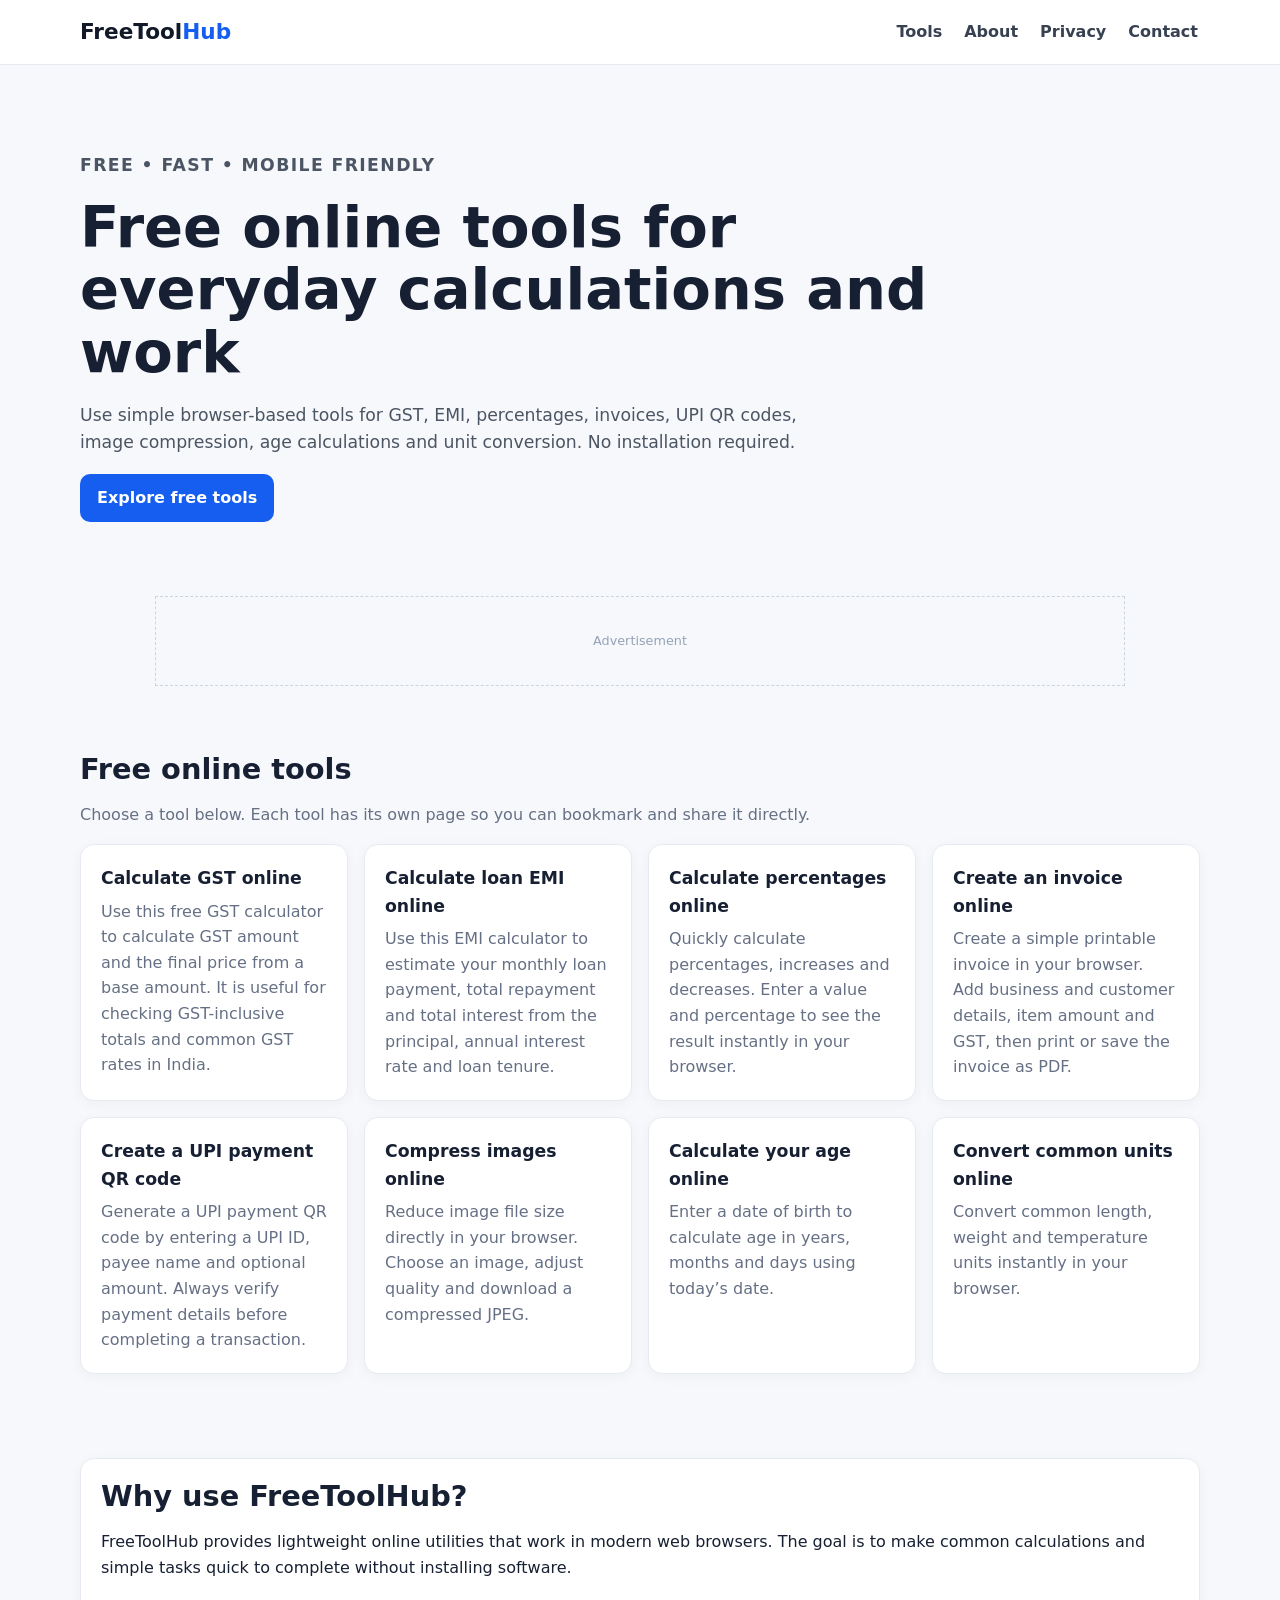
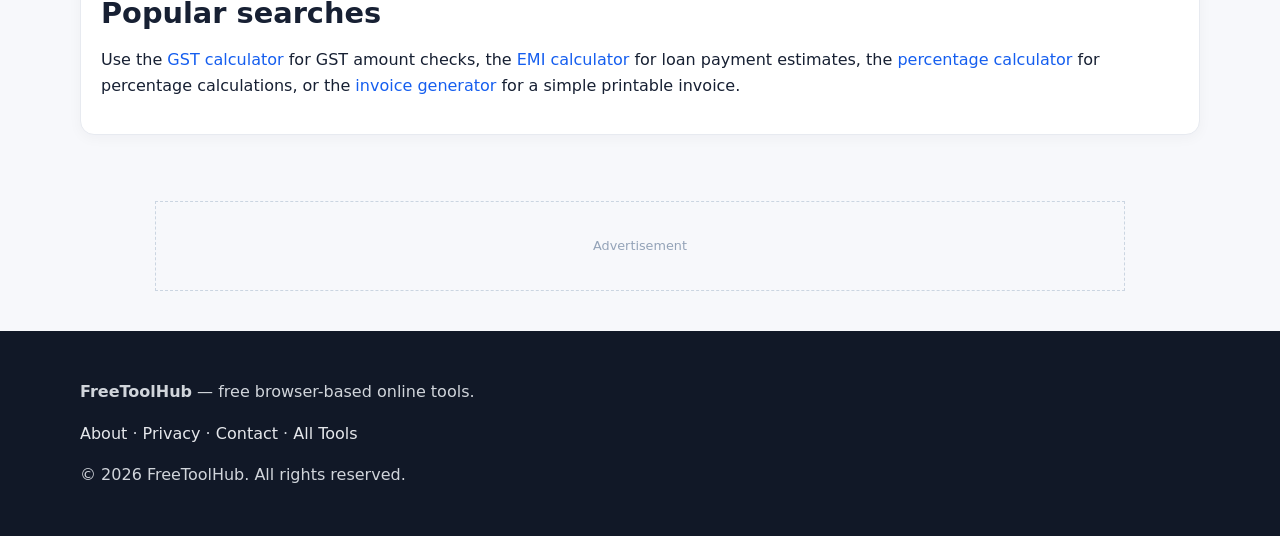
<file: index.html>
<!doctype html><html lang="en"><head><meta charset="utf-8"><meta name="viewport" content="width=device-width,initial-scale=1"><meta name="robots" content="index,follow,max-image-preview:large"><meta name="description" content="Free online tools and calculators including GST calculator, EMI calculator, percentage calculator, invoice generator, UPI QR generator, image compressor, age calculator and unit converter."><meta name="keywords" content="free online tools, online calculators, free tools, GST calculator, EMI calculator"><link rel="canonical" href="https://sehdevverma.github.io/free-tool-hub/"><meta property="og:type" content="website"><meta property="og:title" content="Free Online Tools – GST, EMI, Percentage, Invoice & More | FreeToolHub"><meta property="og:description" content="Free online tools and calculators including GST calculator, EMI calculator, percentage calculator, invoice generator, UPI QR generator, image compressor, age calculator and unit converter."><meta property="og:url" content="https://sehdevverma.github.io/free-tool-hub/"><meta name="twitter:card" content="summary"><meta name="twitter:title" content="Free Online Tools – GST, EMI, Percentage, Invoice & More | FreeToolHub"><meta name="twitter:description" content="Free online tools and calculators including GST calculator, EMI calculator, percentage calculator, invoice generator, UPI QR generator, image compressor, age calculator and unit converter."><title>Free Online Tools – GST, EMI, Percentage, Invoice & More | FreeToolHub</title><link rel="stylesheet" href="assets/css/style.css"><script type="application/ld+json">{"@context":"https://schema.org","@type":"WebSite","name":"FreeToolHub","url":"https://sehdevverma.github.io/free-tool-hub/","description":"Free online calculators and browser-based tools."}</script></head><body><header><div class="wrap nav"><a class="logo" href="index.html">FreeTool<span>Hub</span></a><nav><a href="index.html#tools">Tools</a><a href="about.html">About</a><a href="privacy.html">Privacy</a><a href="contact.html">Contact</a></nav></div></header><main><section class="hero wrap"><p class="eyebrow">FREE • FAST • MOBILE FRIENDLY</p><h1>Free online tools for everyday calculations and work</h1><p>Use simple browser-based tools for GST, EMI, percentages, invoices, UPI QR codes, image compression, age calculations and unit conversion. No installation required.</p><a class="btn" href="#tools">Explore free tools</a></section><div class="ad-slot" aria-label="Advertisement">Advertisement</div><section id="tools" class="wrap section"><h2>Free online tools</h2><p class="muted">Choose a tool below. Each tool has its own page so you can bookmark and share it directly.</p><div class="grid"><a class="card" href="tools/gst-calculator.html"><b>Calculate GST online</b><span>Use this free GST calculator to calculate GST amount and the final price from a base amount. It is useful for checking GST-inclusive totals and common GST rates in India.</span></a><a class="card" href="tools/emi-calculator.html"><b>Calculate loan EMI online</b><span>Use this EMI calculator to estimate your monthly loan payment, total repayment and total interest from the principal, annual interest rate and loan tenure.</span></a><a class="card" href="tools/percentage-calculator.html"><b>Calculate percentages online</b><span>Quickly calculate percentages, increases and decreases. Enter a value and percentage to see the result instantly in your browser.</span></a><a class="card" href="tools/invoice-generator.html"><b>Create an invoice online</b><span>Create a simple printable invoice in your browser. Add business and customer details, item amount and GST, then print or save the invoice as PDF.</span></a><a class="card" href="tools/upi-qr-generator.html"><b>Create a UPI payment QR code</b><span>Generate a UPI payment QR code by entering a UPI ID, payee name and optional amount. Always verify payment details before completing a transaction.</span></a><a class="card" href="tools/image-compressor.html"><b>Compress images online</b><span>Reduce image file size directly in your browser. Choose an image, adjust quality and download a compressed JPEG.</span></a><a class="card" href="tools/age-calculator.html"><b>Calculate your age online</b><span>Enter a date of birth to calculate age in years, months and days using today’s date.</span></a><a class="card" href="tools/unit-converter.html"><b>Convert common units online</b><span>Convert common length, weight and temperature units instantly in your browser.</span></a></div></section><section class="wrap section"><div class="content-card"><h2>Why use FreeToolHub?</h2><p>FreeToolHub provides lightweight online utilities that work in modern web browsers. The goal is to make common calculations and simple tasks quick to complete without installing software.</p><h2>Popular searches</h2><p>Use the <a href="tools/gst-calculator.html">GST calculator</a> for GST amount checks, the <a href="tools/emi-calculator.html">EMI calculator</a> for loan payment estimates, the <a href="tools/percentage-calculator.html">percentage calculator</a> for percentage calculations, or the <a href="tools/invoice-generator.html">invoice generator</a> for a simple printable invoice.</p></div></section><div class="ad-slot" aria-label="Advertisement">Advertisement</div></main><footer><div class="wrap"><p><strong>FreeToolHub</strong> — free browser-based online tools.</p><p><a href="about.html">About</a> · <a href="privacy.html">Privacy</a> · <a href="contact.html">Contact</a> · <a href="index.html#tools">All Tools</a></p><p>© 2026 FreeToolHub. All rights reserved.</p></div></footer></body></html>
</file>
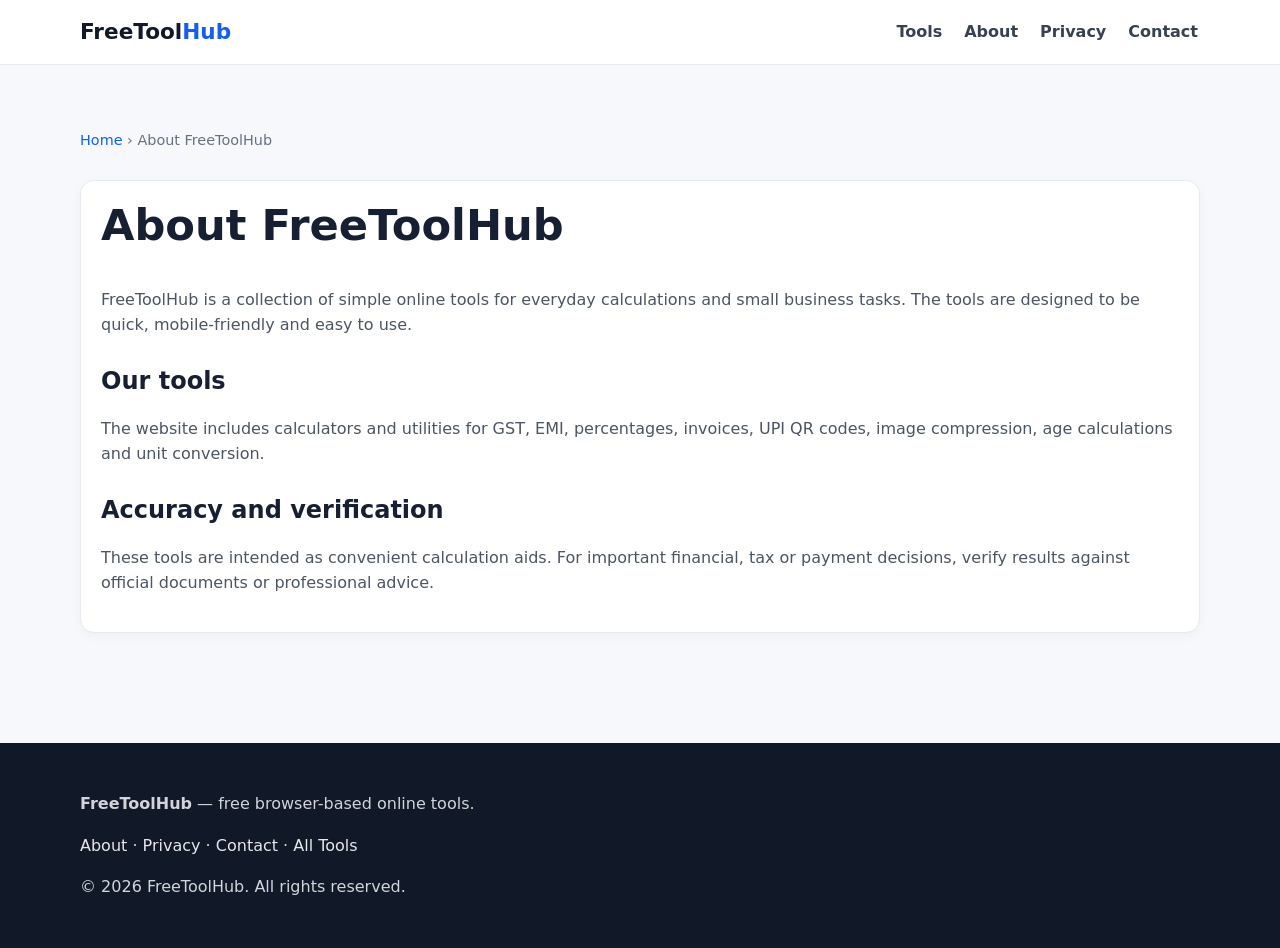
<file: about.html>
<!doctype html><html lang="en"><head><meta charset="utf-8"><meta name="viewport" content="width=device-width,initial-scale=1"><meta name="robots" content="index,follow,max-image-preview:large"><meta name="description" content="Learn about FreeToolHub, a collection of free browser-based calculators and utilities."><link rel="canonical" href="https://sehdevverma.github.io/free-tool-hub/about.html"><meta property="og:type" content="website"><meta property="og:title" content="About FreeToolHub"><meta property="og:description" content="Learn about FreeToolHub, a collection of free browser-based calculators and utilities."><meta property="og:url" content="https://sehdevverma.github.io/free-tool-hub/about.html"><meta name="twitter:card" content="summary"><meta name="twitter:title" content="About FreeToolHub"><meta name="twitter:description" content="Learn about FreeToolHub, a collection of free browser-based calculators and utilities."><title>About FreeToolHub</title><link rel="stylesheet" href="assets/css/style.css"></head><body><header><div class="wrap nav"><a class="logo" href="index.html">FreeTool<span>Hub</span></a><nav><a href="index.html#tools">Tools</a><a href="about.html">About</a><a href="privacy.html">Privacy</a><a href="contact.html">Contact</a></nav></div></header><main class="tool-page wrap"><div class="breadcrumbs"><a href="index.html">Home</a> › About FreeToolHub</div><section class="content-card content"><h1>About FreeToolHub</h1><p>FreeToolHub is a collection of simple online tools for everyday calculations and small business tasks. The tools are designed to be quick, mobile-friendly and easy to use.</p><h2>Our tools</h2><p>The website includes calculators and utilities for GST, EMI, percentages, invoices, UPI QR codes, image compression, age calculations and unit conversion.</p><h2>Accuracy and verification</h2><p>These tools are intended as convenient calculation aids. For important financial, tax or payment decisions, verify results against official documents or professional advice.</p></section></main><footer><div class="wrap"><p><strong>FreeToolHub</strong> — free browser-based online tools.</p><p><a href="about.html">About</a> · <a href="privacy.html">Privacy</a> · <a href="contact.html">Contact</a> · <a href="index.html#tools">All Tools</a></p><p>© 2026 FreeToolHub. All rights reserved.</p></div></footer></body></html>
</file>
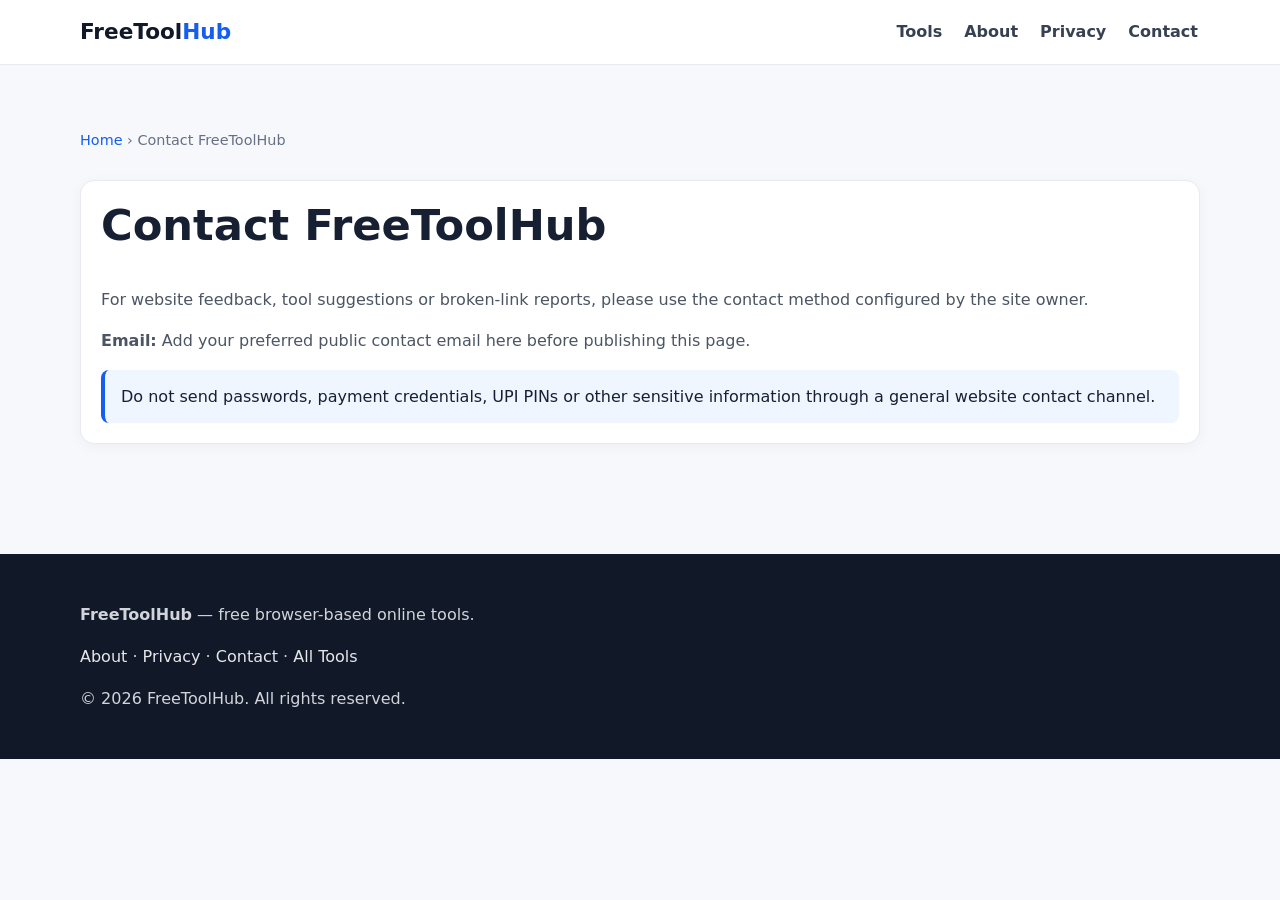
<file: contact.html>
<!doctype html><html lang="en"><head><meta charset="utf-8"><meta name="viewport" content="width=device-width,initial-scale=1"><meta name="robots" content="index,follow,max-image-preview:large"><meta name="description" content="Contact FreeToolHub for website questions, tool feedback and broken-link reports."><link rel="canonical" href="https://sehdevverma.github.io/free-tool-hub/contact.html"><meta property="og:type" content="website"><meta property="og:title" content="Contact FreeToolHub"><meta property="og:description" content="Contact FreeToolHub for website questions, tool feedback and broken-link reports."><meta property="og:url" content="https://sehdevverma.github.io/free-tool-hub/contact.html"><meta name="twitter:card" content="summary"><meta name="twitter:title" content="Contact FreeToolHub"><meta name="twitter:description" content="Contact FreeToolHub for website questions, tool feedback and broken-link reports."><title>Contact FreeToolHub</title><link rel="stylesheet" href="assets/css/style.css"></head><body><header><div class="wrap nav"><a class="logo" href="index.html">FreeTool<span>Hub</span></a><nav><a href="index.html#tools">Tools</a><a href="about.html">About</a><a href="privacy.html">Privacy</a><a href="contact.html">Contact</a></nav></div></header><main class="tool-page wrap"><div class="breadcrumbs"><a href="index.html">Home</a> › Contact FreeToolHub</div><section class="content-card content"><h1>Contact FreeToolHub</h1><p>For website feedback, tool suggestions or broken-link reports, please use the contact method configured by the site owner.</p><p><strong>Email:</strong> Add your preferred public contact email here before publishing this page.</p><div class="note">Do not send passwords, payment credentials, UPI PINs or other sensitive information through a general website contact channel.</div></section></main><footer><div class="wrap"><p><strong>FreeToolHub</strong> — free browser-based online tools.</p><p><a href="about.html">About</a> · <a href="privacy.html">Privacy</a> · <a href="contact.html">Contact</a> · <a href="index.html#tools">All Tools</a></p><p>© 2026 FreeToolHub. All rights reserved.</p></div></footer></body></html>
</file>
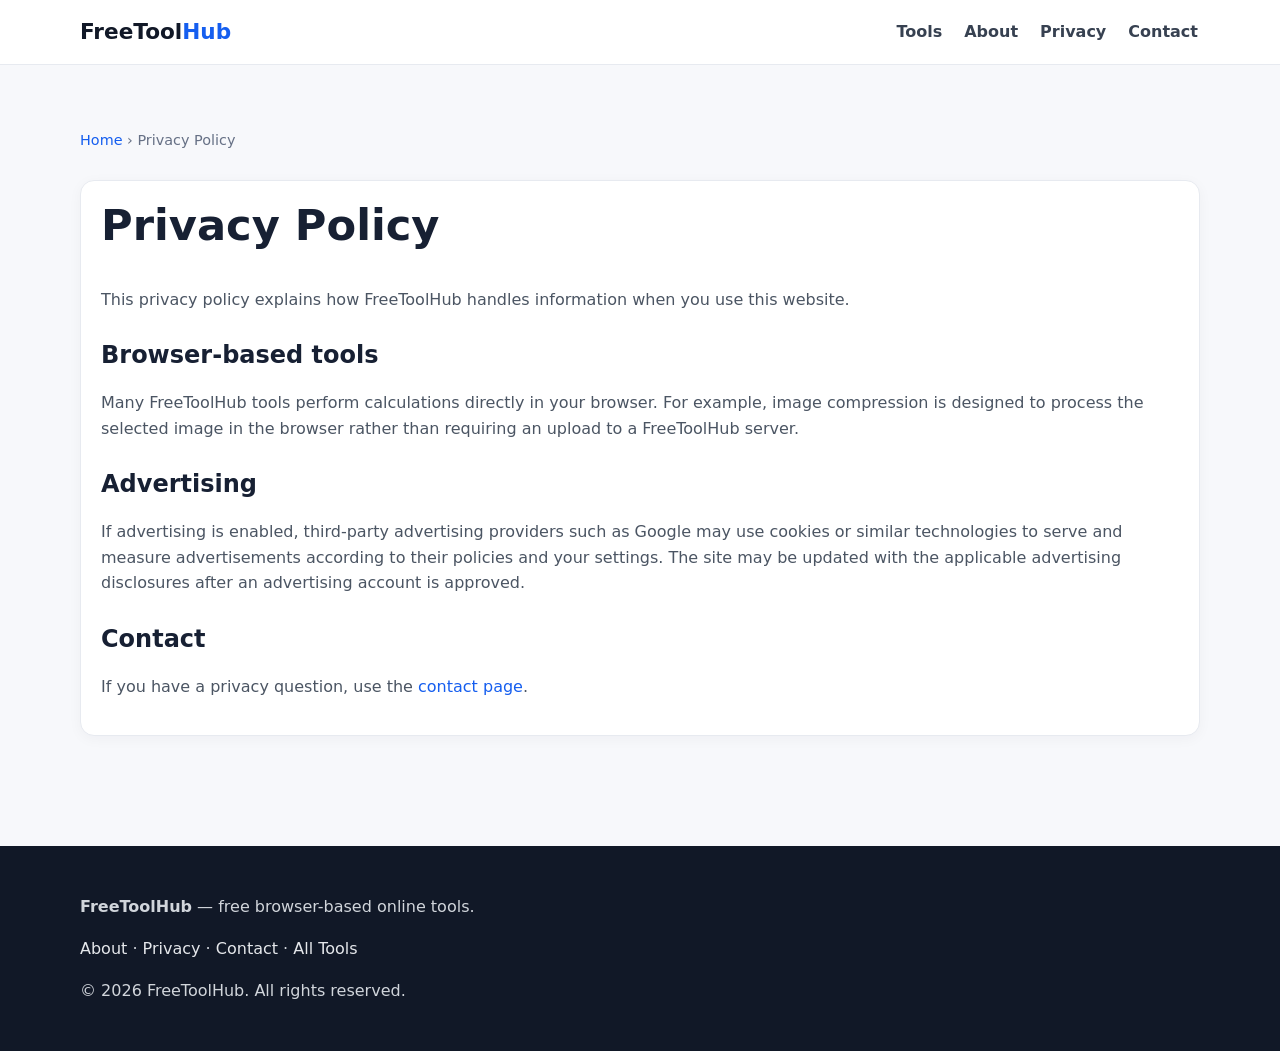
<file: privacy.html>
<!doctype html><html lang="en"><head><meta charset="utf-8"><meta name="viewport" content="width=device-width,initial-scale=1"><meta name="robots" content="index,follow,max-image-preview:large"><meta name="description" content="Read the FreeToolHub privacy policy covering browser-based tools, advertising and basic website operation."><link rel="canonical" href="https://sehdevverma.github.io/free-tool-hub/privacy.html"><meta property="og:type" content="website"><meta property="og:title" content="Privacy Policy"><meta property="og:description" content="Read the FreeToolHub privacy policy covering browser-based tools, advertising and basic website operation."><meta property="og:url" content="https://sehdevverma.github.io/free-tool-hub/privacy.html"><meta name="twitter:card" content="summary"><meta name="twitter:title" content="Privacy Policy"><meta name="twitter:description" content="Read the FreeToolHub privacy policy covering browser-based tools, advertising and basic website operation."><title>Privacy Policy</title><link rel="stylesheet" href="assets/css/style.css"></head><body><header><div class="wrap nav"><a class="logo" href="index.html">FreeTool<span>Hub</span></a><nav><a href="index.html#tools">Tools</a><a href="about.html">About</a><a href="privacy.html">Privacy</a><a href="contact.html">Contact</a></nav></div></header><main class="tool-page wrap"><div class="breadcrumbs"><a href="index.html">Home</a> › Privacy Policy</div><section class="content-card content"><h1>Privacy Policy</h1><p>This privacy policy explains how FreeToolHub handles information when you use this website.</p><h2>Browser-based tools</h2><p>Many FreeToolHub tools perform calculations directly in your browser. For example, image compression is designed to process the selected image in the browser rather than requiring an upload to a FreeToolHub server.</p><h2>Advertising</h2><p>If advertising is enabled, third-party advertising providers such as Google may use cookies or similar technologies to serve and measure advertisements according to their policies and your settings. The site may be updated with the applicable advertising disclosures after an advertising account is approved.</p><h2>Contact</h2><p>If you have a privacy question, use the <a href="contact.html">contact page</a>.</p></section></main><footer><div class="wrap"><p><strong>FreeToolHub</strong> — free browser-based online tools.</p><p><a href="about.html">About</a> · <a href="privacy.html">Privacy</a> · <a href="contact.html">Contact</a> · <a href="index.html#tools">All Tools</a></p><p>© 2026 FreeToolHub. All rights reserved.</p></div></footer></body></html>
</file>
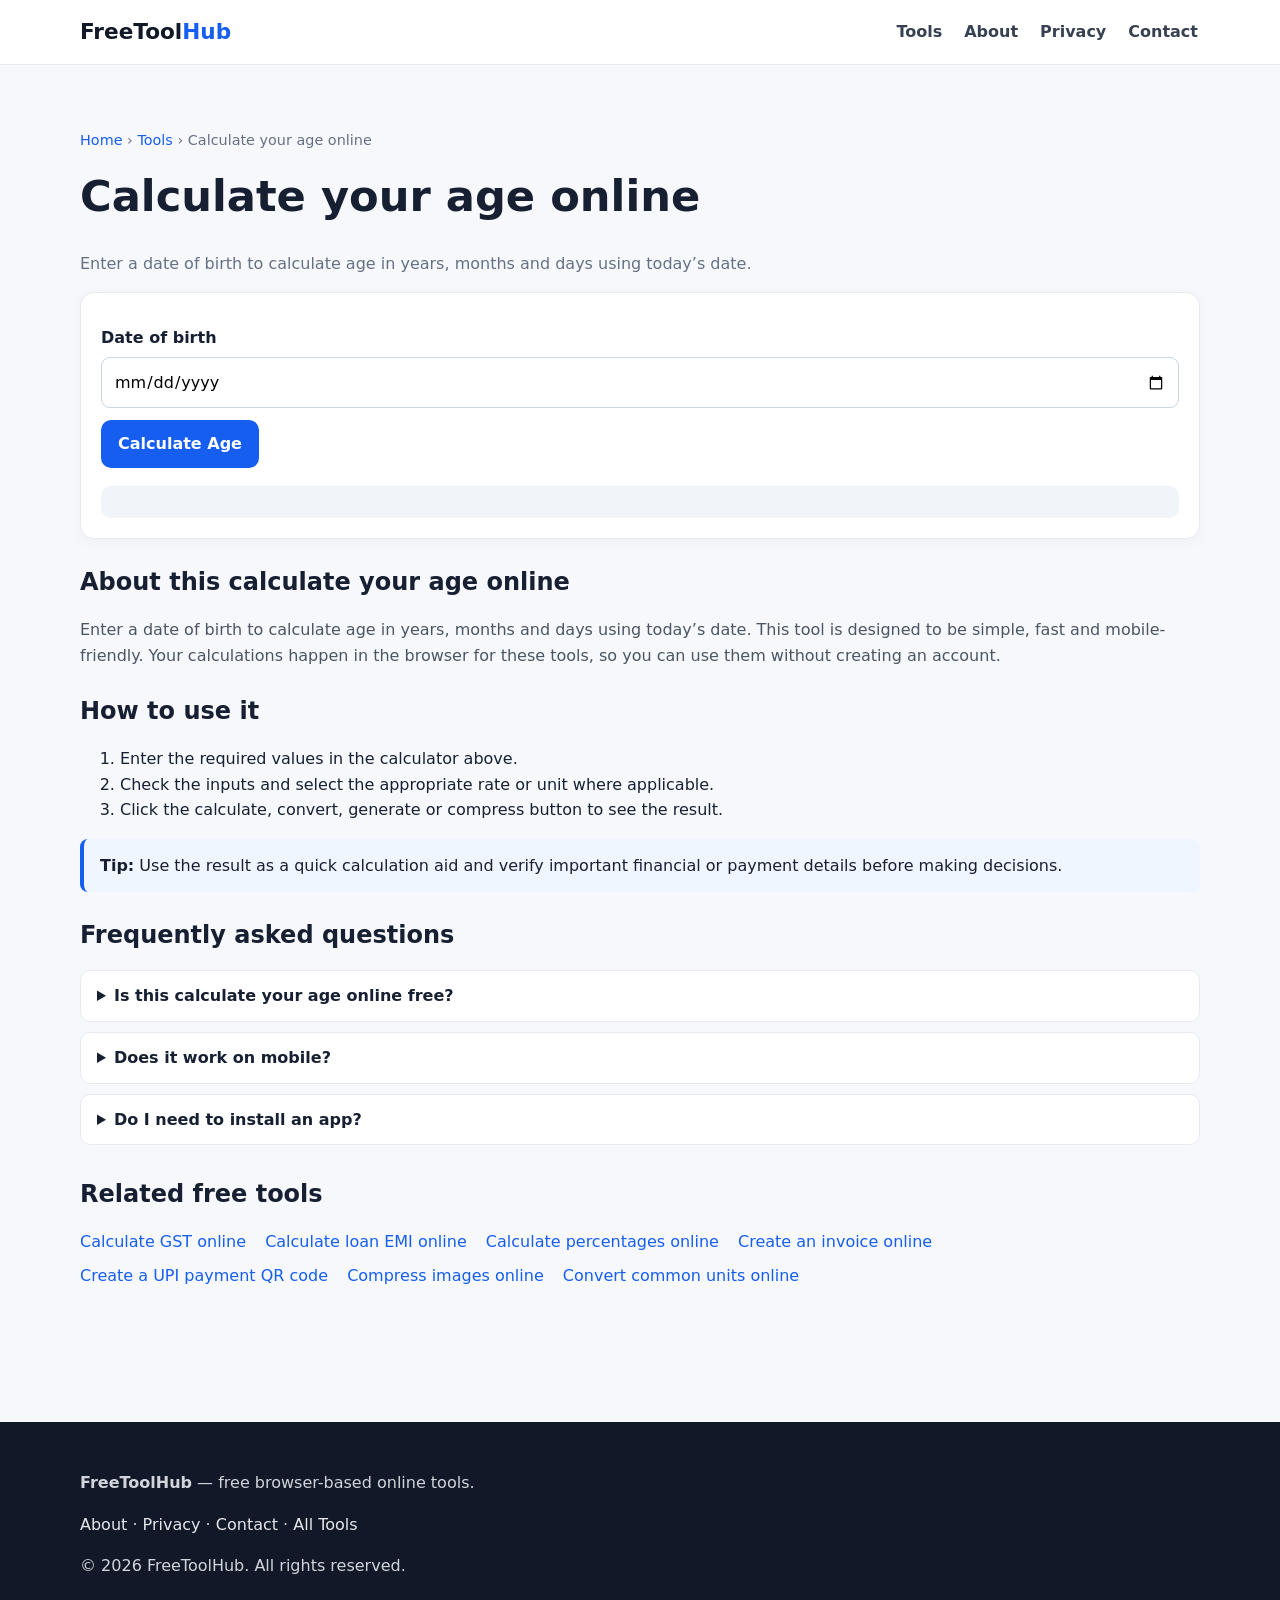
<file: tools/age-calculator.html>
<!doctype html><html lang="en"><head><meta charset="utf-8"><meta name="viewport" content="width=device-width,initial-scale=1"><meta name="robots" content="index,follow,max-image-preview:large"><meta name="description" content="Free age calculator that calculates age in years, months and days from a date of birth."><meta name="keywords" content="age calculator, calculate age, date of birth calculator"><link rel="canonical" href="https://sehdevverma.github.io/free-tool-hub/tools/age-calculator.html"><meta property="og:type" content="website"><meta property="og:title" content="Age Calculator – Calculate Exact Age from Date of Birth | FreeToolHub"><meta property="og:description" content="Free age calculator that calculates age in years, months and days from a date of birth."><meta property="og:url" content="https://sehdevverma.github.io/free-tool-hub/tools/age-calculator.html"><meta name="twitter:card" content="summary"><meta name="twitter:title" content="Age Calculator – Calculate Exact Age from Date of Birth | FreeToolHub"><meta name="twitter:description" content="Free age calculator that calculates age in years, months and days from a date of birth."><title>Age Calculator – Calculate Exact Age from Date of Birth | FreeToolHub</title><link rel="stylesheet" href="../assets/css/style.css"><script type="application/ld+json">{"@context": "https://schema.org", "@type": "WebApplication", "name": "Calculate your age online", "url": "https://sehdevverma.github.io/free-tool-hub/tools/age-calculator.html", "applicationCategory": "UtilitiesApplication", "operatingSystem": "Any", "offers": {"@type": "Offer", "price": "0", "priceCurrency": "USD"}}</script></head><body><header><div class="wrap nav"><a class="logo" href="../index.html">FreeTool<span>Hub</span></a><nav><a href="../index.html#tools">Tools</a><a href="../about.html">About</a><a href="../privacy.html">Privacy</a><a href="../contact.html">Contact</a></nav></div></header><main class="tool-page wrap"><div class="breadcrumbs"><a href="../index.html">Home</a> › <a href="../index.html#tools">Tools</a> › Calculate your age online</div><h1>Calculate your age online</h1><p class="tool-desc">Enter a date of birth to calculate age in years, months and days using today’s date.</p><div class="tool-box"><div class="field"><label for="d">Date of birth</label><input id="d" type="date"></div><button class="btn" onclick="calc()">Calculate Age</button><div id="o" class="result" aria-live="polite"></div></div><section class="content"><h2>About this calculate your age online</h2><p>Enter a date of birth to calculate age in years, months and days using today’s date. This tool is designed to be simple, fast and mobile-friendly. Your calculations happen in the browser for these tools, so you can use them without creating an account.</p><h2>How to use it</h2><ol><li>Enter the required values in the calculator above.</li><li>Check the inputs and select the appropriate rate or unit where applicable.</li><li>Click the calculate, convert, generate or compress button to see the result.</li></ol><div class="note"><strong>Tip:</strong> Use the result as a quick calculation aid and verify important financial or payment details before making decisions.</div><div class="faq"><h2>Frequently asked questions</h2><details><summary>Is this calculate your age online free?</summary><p>Yes. The tool is available to use online at no charge.</p></details><details><summary>Does it work on mobile?</summary><p>Yes. The pages are designed to work on modern phones, tablets and desktop browsers.</p></details><details><summary>Do I need to install an app?</summary><p>No. Open the page in a modern web browser and use the tool directly.</p></details></div><div class="related"><h2>Related free tools</h2><p><a href="gst-calculator.html">Calculate GST online</a> <a href="emi-calculator.html">Calculate loan EMI online</a> <a href="percentage-calculator.html">Calculate percentages online</a> <a href="invoice-generator.html">Create an invoice online</a> <a href="upi-qr-generator.html">Create a UPI payment QR code</a> <a href="image-compressor.html">Compress images online</a> <a href="unit-converter.html">Convert common units online</a></p></div></section></main><footer><div class="wrap"><p><strong>FreeToolHub</strong> — free browser-based online tools.</p><p><a href="../about.html">About</a> · <a href="../privacy.html">Privacy</a> · <a href="../contact.html">Contact</a> · <a href="../index.html#tools">All Tools</a></p><p>© 2026 FreeToolHub. All rights reserved.</p></div></footer><script>function calc(){const value=document.getElementById('d').value;if(!value){o.textContent='Choose a date of birth.';return}const d=new Date(value+'T00:00:00'),n=new Date();if(d>n){o.textContent='Date of birth cannot be in the future.';return}let y=n.getFullYear()-d.getFullYear(),m=n.getMonth()-d.getMonth(),day=n.getDate()-d.getDate();if(day<0){m--;day+=new Date(n.getFullYear(),n.getMonth(),0).getDate()}if(m<0){y--;m+=12}o.innerHTML=`Age: <strong>${y} years, ${m} months, ${day} days</strong>`}</script></body></html>
</file>
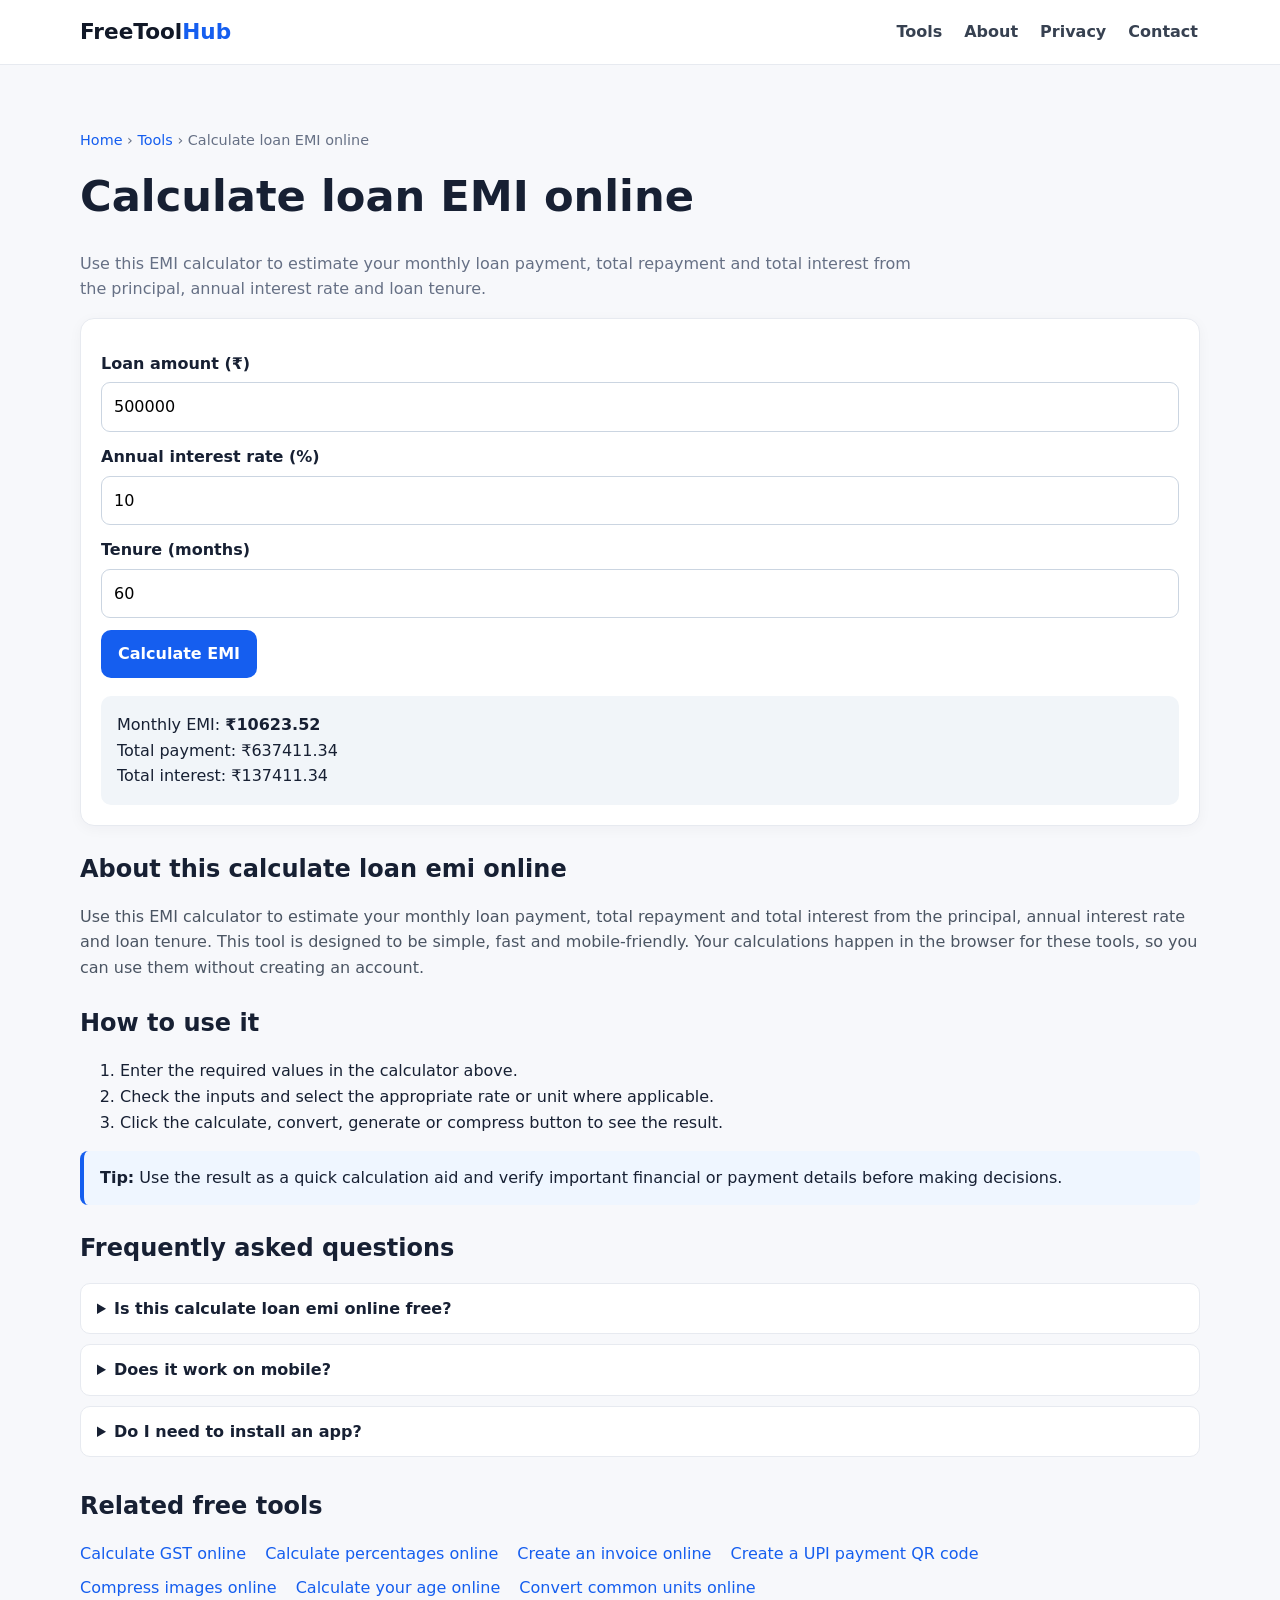
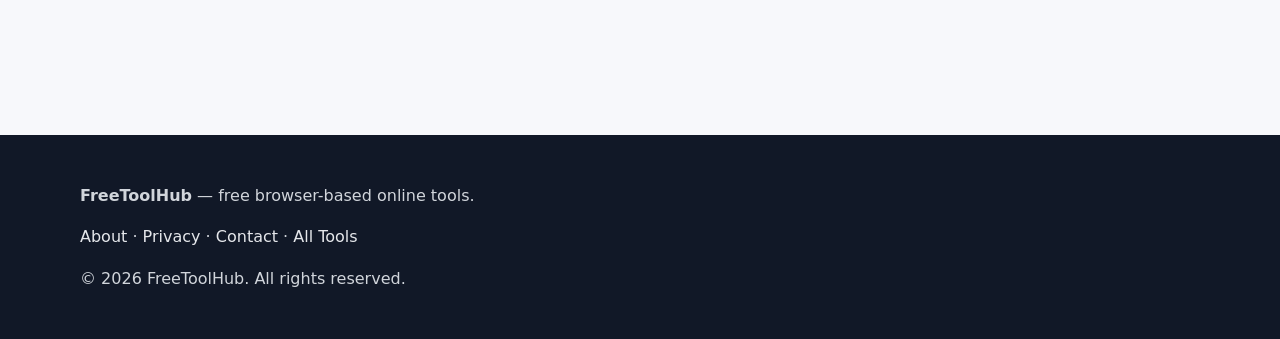
<file: tools/emi-calculator.html>
<!doctype html><html lang="en"><head><meta charset="utf-8"><meta name="viewport" content="width=device-width,initial-scale=1"><meta name="robots" content="index,follow,max-image-preview:large"><meta name="description" content="Free EMI calculator for loans. Calculate monthly EMI, total repayment and total interest using loan amount, annual interest rate and tenure."><meta name="keywords" content="EMI calculator, loan EMI calculator, monthly EMI calculator"><link rel="canonical" href="https://sehdevverma.github.io/free-tool-hub/tools/emi-calculator.html"><meta property="og:type" content="website"><meta property="og:title" content="EMI Calculator – Loan EMI & Interest Calculator | FreeToolHub"><meta property="og:description" content="Free EMI calculator for loans. Calculate monthly EMI, total repayment and total interest using loan amount, annual interest rate and tenure."><meta property="og:url" content="https://sehdevverma.github.io/free-tool-hub/tools/emi-calculator.html"><meta name="twitter:card" content="summary"><meta name="twitter:title" content="EMI Calculator – Loan EMI & Interest Calculator | FreeToolHub"><meta name="twitter:description" content="Free EMI calculator for loans. Calculate monthly EMI, total repayment and total interest using loan amount, annual interest rate and tenure."><title>EMI Calculator – Loan EMI & Interest Calculator | FreeToolHub</title><link rel="stylesheet" href="../assets/css/style.css"><script type="application/ld+json">{"@context": "https://schema.org", "@type": "WebApplication", "name": "Calculate loan EMI online", "url": "https://sehdevverma.github.io/free-tool-hub/tools/emi-calculator.html", "applicationCategory": "UtilitiesApplication", "operatingSystem": "Any", "offers": {"@type": "Offer", "price": "0", "priceCurrency": "USD"}}</script></head><body><header><div class="wrap nav"><a class="logo" href="../index.html">FreeTool<span>Hub</span></a><nav><a href="../index.html#tools">Tools</a><a href="../about.html">About</a><a href="../privacy.html">Privacy</a><a href="../contact.html">Contact</a></nav></div></header><main class="tool-page wrap"><div class="breadcrumbs"><a href="../index.html">Home</a> › <a href="../index.html#tools">Tools</a> › Calculate loan EMI online</div><h1>Calculate loan EMI online</h1><p class="tool-desc">Use this EMI calculator to estimate your monthly loan payment, total repayment and total interest from the principal, annual interest rate and loan tenure.</p><div class="tool-box"><div class="field"><label for="p">Loan amount (₹)</label><input id="p" type="number" value="500000" min="1"></div><div class="field"><label for="r">Annual interest rate (%)</label><input id="r" type="number" value="10" min="0" step="0.01"></div><div class="field"><label for="n">Tenure (months)</label><input id="n" type="number" value="60" min="1"></div><button class="btn" onclick="calc()">Calculate EMI</button><div id="o" class="result" aria-live="polite"></div></div><section class="content"><h2>About this calculate loan emi online</h2><p>Use this EMI calculator to estimate your monthly loan payment, total repayment and total interest from the principal, annual interest rate and loan tenure. This tool is designed to be simple, fast and mobile-friendly. Your calculations happen in the browser for these tools, so you can use them without creating an account.</p><h2>How to use it</h2><ol><li>Enter the required values in the calculator above.</li><li>Check the inputs and select the appropriate rate or unit where applicable.</li><li>Click the calculate, convert, generate or compress button to see the result.</li></ol><div class="note"><strong>Tip:</strong> Use the result as a quick calculation aid and verify important financial or payment details before making decisions.</div><div class="faq"><h2>Frequently asked questions</h2><details><summary>Is this calculate loan emi online free?</summary><p>Yes. The tool is available to use online at no charge.</p></details><details><summary>Does it work on mobile?</summary><p>Yes. The pages are designed to work on modern phones, tablets and desktop browsers.</p></details><details><summary>Do I need to install an app?</summary><p>No. Open the page in a modern web browser and use the tool directly.</p></details></div><div class="related"><h2>Related free tools</h2><p><a href="gst-calculator.html">Calculate GST online</a> <a href="percentage-calculator.html">Calculate percentages online</a> <a href="invoice-generator.html">Create an invoice online</a> <a href="upi-qr-generator.html">Create a UPI payment QR code</a> <a href="image-compressor.html">Compress images online</a> <a href="age-calculator.html">Calculate your age online</a> <a href="unit-converter.html">Convert common units online</a></p></div></section></main><footer><div class="wrap"><p><strong>FreeToolHub</strong> — free browser-based online tools.</p><p><a href="../about.html">About</a> · <a href="../privacy.html">Privacy</a> · <a href="../contact.html">Contact</a> · <a href="../index.html#tools">All Tools</a></p><p>© 2026 FreeToolHub. All rights reserved.</p></div></footer><script>function calc(){const p=Number(document.getElementById('p').value),annual=Number(document.getElementById('r').value),n=Number(document.getElementById('n').value);if(p<=0||n<=0||annual<0){o.textContent='Enter valid loan details.';return}const r=annual/1200,e=r?p*r*Math.pow(1+r,n)/(Math.pow(1+r,n)-1):p/n;o.innerHTML=`Monthly EMI: <strong>₹${e.toFixed(2)}</strong><br>Total payment: ₹${(e*n).toFixed(2)}<br>Total interest: ₹${(e*n-p).toFixed(2)}`}calc()</script></body></html>
</file>
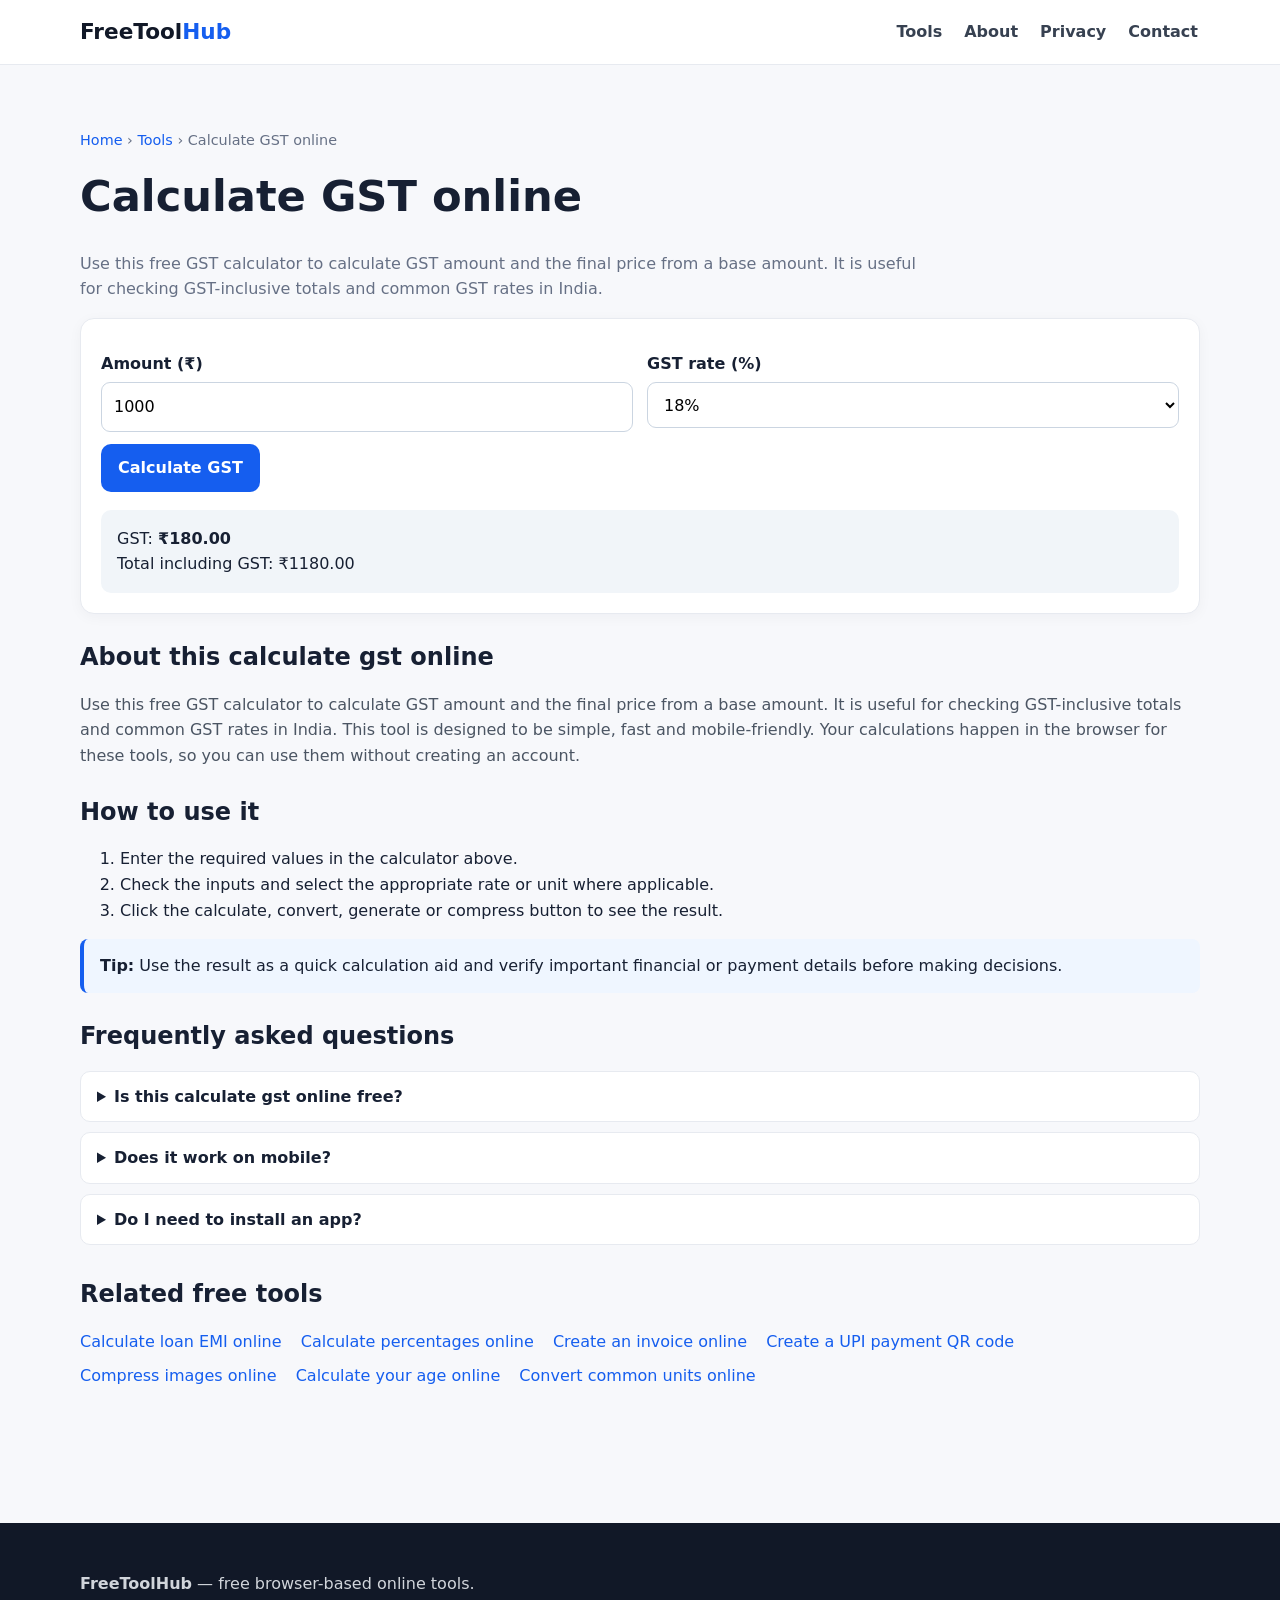
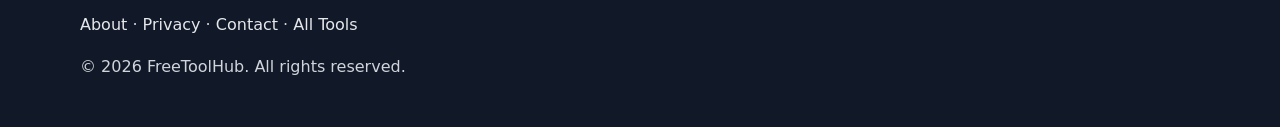
<file: tools/gst-calculator.html>
<!doctype html><html lang="en"><head><meta charset="utf-8"><meta name="viewport" content="width=device-width,initial-scale=1"><meta name="robots" content="index,follow,max-image-preview:large"><meta name="description" content="Free GST calculator for India. Calculate GST amount and total price quickly for 5%, 12%, 18%, 28% and custom GST rates."><meta name="keywords" content="GST calculator, GST calculator India, calculate GST, GST amount calculator"><link rel="canonical" href="https://sehdevverma.github.io/free-tool-hub/tools/gst-calculator.html"><meta property="og:type" content="website"><meta property="og:title" content="GST Calculator – Calculate GST Online | FreeToolHub"><meta property="og:description" content="Free GST calculator for India. Calculate GST amount and total price quickly for 5%, 12%, 18%, 28% and custom GST rates."><meta property="og:url" content="https://sehdevverma.github.io/free-tool-hub/tools/gst-calculator.html"><meta name="twitter:card" content="summary"><meta name="twitter:title" content="GST Calculator – Calculate GST Online | FreeToolHub"><meta name="twitter:description" content="Free GST calculator for India. Calculate GST amount and total price quickly for 5%, 12%, 18%, 28% and custom GST rates."><title>GST Calculator – Calculate GST Online | FreeToolHub</title><link rel="stylesheet" href="../assets/css/style.css"><script type="application/ld+json">{"@context": "https://schema.org", "@type": "WebApplication", "name": "Calculate GST online", "url": "https://sehdevverma.github.io/free-tool-hub/tools/gst-calculator.html", "applicationCategory": "UtilitiesApplication", "operatingSystem": "Any", "offers": {"@type": "Offer", "price": "0", "priceCurrency": "USD"}}</script></head><body><header><div class="wrap nav"><a class="logo" href="../index.html">FreeTool<span>Hub</span></a><nav><a href="../index.html#tools">Tools</a><a href="../about.html">About</a><a href="../privacy.html">Privacy</a><a href="../contact.html">Contact</a></nav></div></header><main class="tool-page wrap"><div class="breadcrumbs"><a href="../index.html">Home</a> › <a href="../index.html#tools">Tools</a> › Calculate GST online</div><h1>Calculate GST online</h1><p class="tool-desc">Use this free GST calculator to calculate GST amount and the final price from a base amount. It is useful for checking GST-inclusive totals and common GST rates in India.</p><div class="tool-box"><div class="row"><div class="field"><label for="a">Amount (₹)</label><input id="a" type="number" value="1000" min="0"></div><div class="field"><label for="r">GST rate (%)</label><select id="r"><option value="5">5%</option><option value="12">12%</option><option value="18" selected>18%</option><option value="28">28%</option></select></div></div><button class="btn" onclick="calc()">Calculate GST</button><div id="o" class="result" aria-live="polite"></div></div><section class="content"><h2>About this calculate gst online</h2><p>Use this free GST calculator to calculate GST amount and the final price from a base amount. It is useful for checking GST-inclusive totals and common GST rates in India. This tool is designed to be simple, fast and mobile-friendly. Your calculations happen in the browser for these tools, so you can use them without creating an account.</p><h2>How to use it</h2><ol><li>Enter the required values in the calculator above.</li><li>Check the inputs and select the appropriate rate or unit where applicable.</li><li>Click the calculate, convert, generate or compress button to see the result.</li></ol><div class="note"><strong>Tip:</strong> Use the result as a quick calculation aid and verify important financial or payment details before making decisions.</div><div class="faq"><h2>Frequently asked questions</h2><details><summary>Is this calculate gst online free?</summary><p>Yes. The tool is available to use online at no charge.</p></details><details><summary>Does it work on mobile?</summary><p>Yes. The pages are designed to work on modern phones, tablets and desktop browsers.</p></details><details><summary>Do I need to install an app?</summary><p>No. Open the page in a modern web browser and use the tool directly.</p></details></div><div class="related"><h2>Related free tools</h2><p><a href="emi-calculator.html">Calculate loan EMI online</a> <a href="percentage-calculator.html">Calculate percentages online</a> <a href="invoice-generator.html">Create an invoice online</a> <a href="upi-qr-generator.html">Create a UPI payment QR code</a> <a href="image-compressor.html">Compress images online</a> <a href="age-calculator.html">Calculate your age online</a> <a href="unit-converter.html">Convert common units online</a></p></div></section></main><footer><div class="wrap"><p><strong>FreeToolHub</strong> — free browser-based online tools.</p><p><a href="../about.html">About</a> · <a href="../privacy.html">Privacy</a> · <a href="../contact.html">Contact</a> · <a href="../index.html#tools">All Tools</a></p><p>© 2026 FreeToolHub. All rights reserved.</p></div></footer><script>function calc(){const a=Number(document.getElementById('a').value),r=Number(document.getElementById('r').value);if(!Number.isFinite(a)||!Number.isFinite(r)){o.textContent='Enter valid numbers.';return}const g=a*r/100;o.innerHTML=`GST: <strong>₹${g.toFixed(2)}</strong><br>Total including GST: ₹${(a+g).toFixed(2)}`}calc()</script></body></html>
</file>
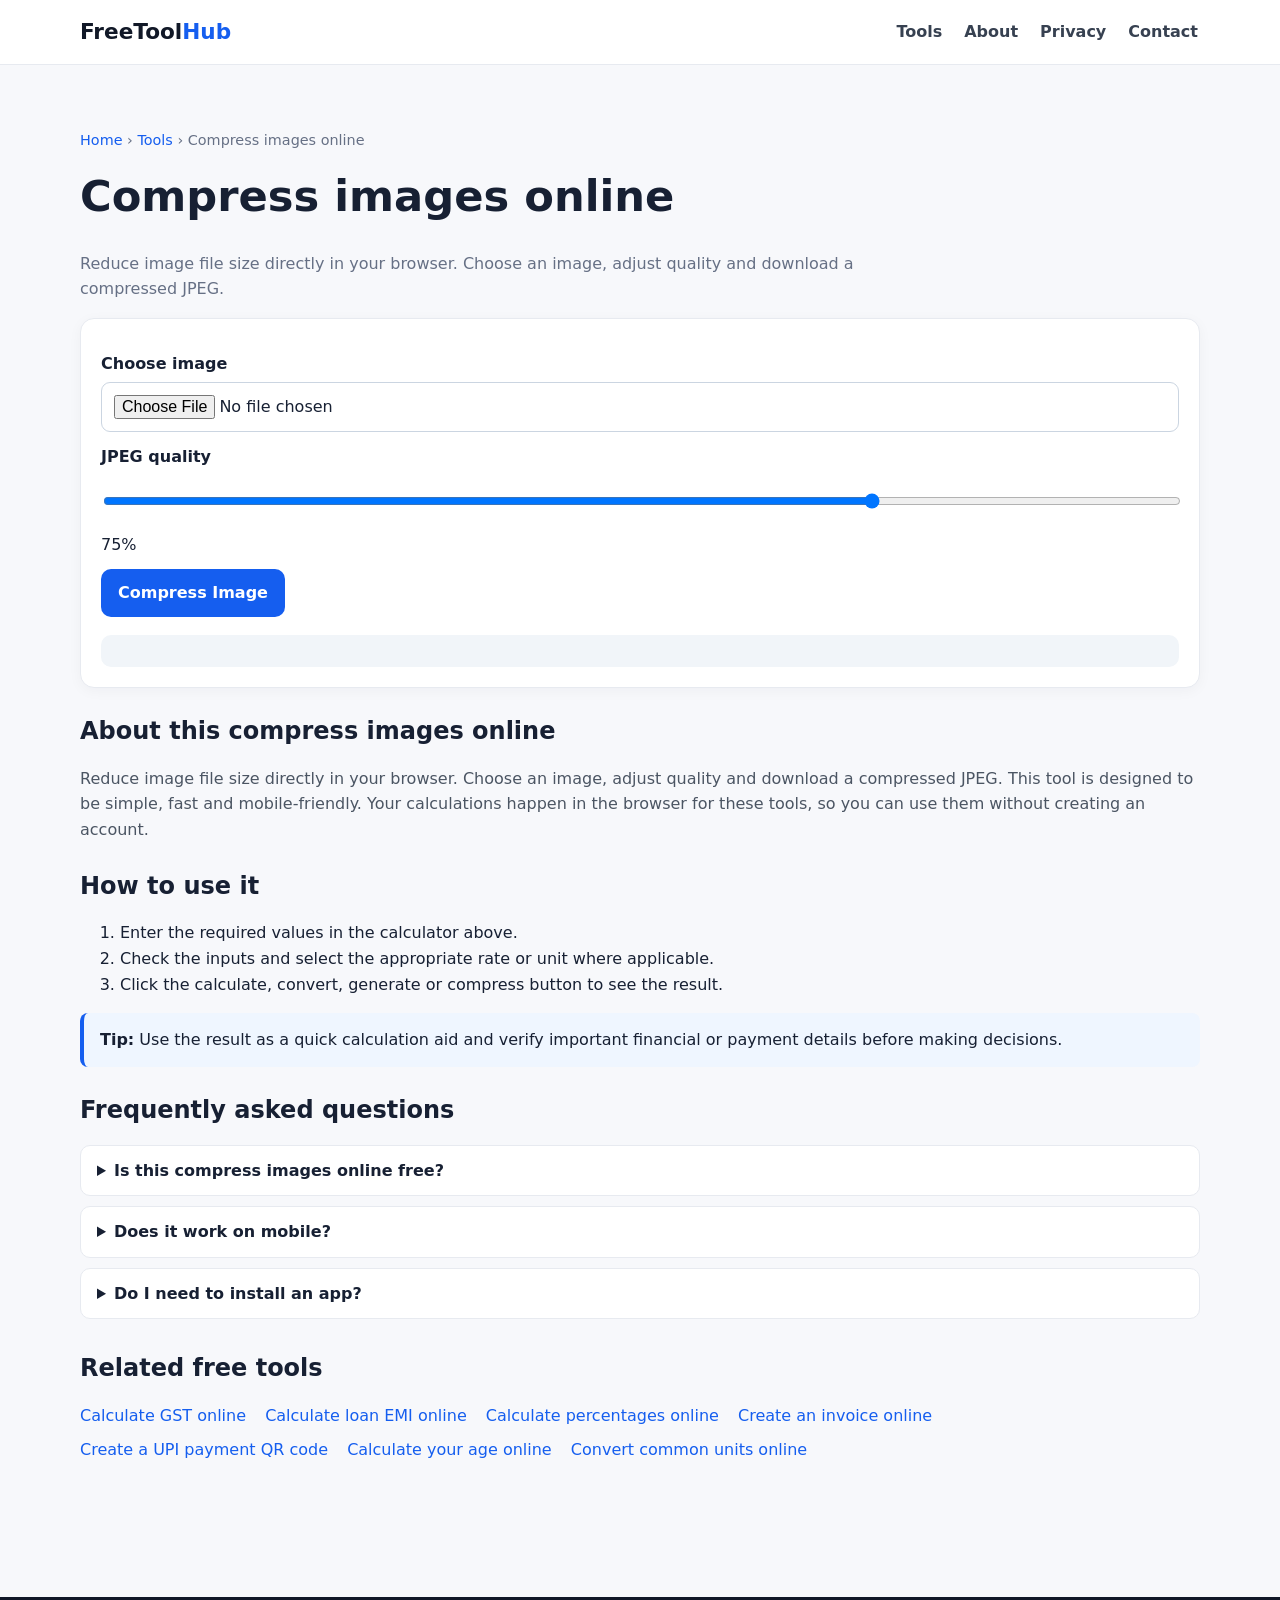
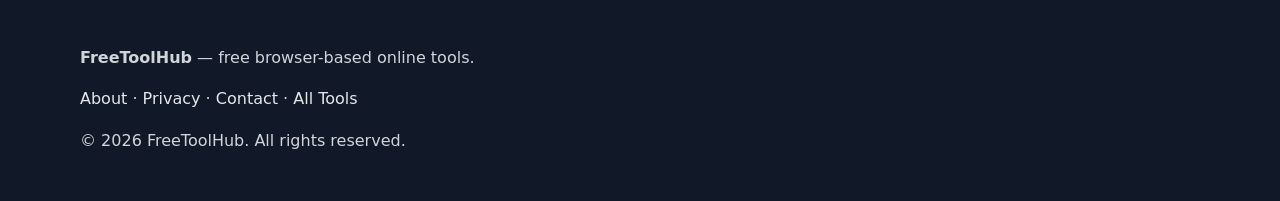
<file: tools/image-compressor.html>
<!doctype html><html lang="en"><head><meta charset="utf-8"><meta name="viewport" content="width=device-width,initial-scale=1"><meta name="robots" content="index,follow,max-image-preview:large"><meta name="description" content="Compress images online in your browser. Reduce image file size and download a compressed JPEG without uploading it to a server."><meta name="keywords" content="image compressor, compress image online, JPG compressor, PNG compressor"><link rel="canonical" href="https://sehdevverma.github.io/free-tool-hub/tools/image-compressor.html"><meta property="og:type" content="website"><meta property="og:title" content="Image Compressor – Compress JPG Images Online | FreeToolHub"><meta property="og:description" content="Compress images online in your browser. Reduce image file size and download a compressed JPEG without uploading it to a server."><meta property="og:url" content="https://sehdevverma.github.io/free-tool-hub/tools/image-compressor.html"><meta name="twitter:card" content="summary"><meta name="twitter:title" content="Image Compressor – Compress JPG Images Online | FreeToolHub"><meta name="twitter:description" content="Compress images online in your browser. Reduce image file size and download a compressed JPEG without uploading it to a server."><title>Image Compressor – Compress JPG Images Online | FreeToolHub</title><link rel="stylesheet" href="../assets/css/style.css"><script type="application/ld+json">{"@context": "https://schema.org", "@type": "WebApplication", "name": "Compress images online", "url": "https://sehdevverma.github.io/free-tool-hub/tools/image-compressor.html", "applicationCategory": "UtilitiesApplication", "operatingSystem": "Any", "offers": {"@type": "Offer", "price": "0", "priceCurrency": "USD"}}</script></head><body><header><div class="wrap nav"><a class="logo" href="../index.html">FreeTool<span>Hub</span></a><nav><a href="../index.html#tools">Tools</a><a href="../about.html">About</a><a href="../privacy.html">Privacy</a><a href="../contact.html">Contact</a></nav></div></header><main class="tool-page wrap"><div class="breadcrumbs"><a href="../index.html">Home</a> › <a href="../index.html#tools">Tools</a> › Compress images online</div><h1>Compress images online</h1><p class="tool-desc">Reduce image file size directly in your browser. Choose an image, adjust quality and download a compressed JPEG.</p><div class="tool-box"><div class="field"><label for="f">Choose image</label><input id="f" type="file" accept="image/*"></div><div class="field"><label for="q">JPEG quality</label><input id="q" type="range" min="0.1" max="1" step="0.05" value="0.75"><output id="qo">75%</output></div><button class="btn" onclick="go()">Compress Image</button><div id="o" class="result" aria-live="polite"></div></div><section class="content"><h2>About this compress images online</h2><p>Reduce image file size directly in your browser. Choose an image, adjust quality and download a compressed JPEG. This tool is designed to be simple, fast and mobile-friendly. Your calculations happen in the browser for these tools, so you can use them without creating an account.</p><h2>How to use it</h2><ol><li>Enter the required values in the calculator above.</li><li>Check the inputs and select the appropriate rate or unit where applicable.</li><li>Click the calculate, convert, generate or compress button to see the result.</li></ol><div class="note"><strong>Tip:</strong> Use the result as a quick calculation aid and verify important financial or payment details before making decisions.</div><div class="faq"><h2>Frequently asked questions</h2><details><summary>Is this compress images online free?</summary><p>Yes. The tool is available to use online at no charge.</p></details><details><summary>Does it work on mobile?</summary><p>Yes. The pages are designed to work on modern phones, tablets and desktop browsers.</p></details><details><summary>Do I need to install an app?</summary><p>No. Open the page in a modern web browser and use the tool directly.</p></details></div><div class="related"><h2>Related free tools</h2><p><a href="gst-calculator.html">Calculate GST online</a> <a href="emi-calculator.html">Calculate loan EMI online</a> <a href="percentage-calculator.html">Calculate percentages online</a> <a href="invoice-generator.html">Create an invoice online</a> <a href="upi-qr-generator.html">Create a UPI payment QR code</a> <a href="age-calculator.html">Calculate your age online</a> <a href="unit-converter.html">Convert common units online</a></p></div></section></main><footer><div class="wrap"><p><strong>FreeToolHub</strong> — free browser-based online tools.</p><p><a href="../about.html">About</a> · <a href="../privacy.html">Privacy</a> · <a href="../contact.html">Contact</a> · <a href="../index.html#tools">All Tools</a></p><p>© 2026 FreeToolHub. All rights reserved.</p></div></footer><script>const q=document.getElementById('q'),qo=document.getElementById('qo');q.addEventListener('input',()=>qo.textContent=Math.round(Number(q.value)*100)+'%');function go(){const file=document.getElementById('f').files[0];if(!file){o.textContent='Choose an image first.';return}const im=new Image(),url=URL.createObjectURL(file);im.onload=()=>{const c=document.createElement('canvas'),s=Math.min(1,2000/Math.max(im.width,im.height));c.width=Math.max(1,Math.round(im.width*s));c.height=Math.max(1,Math.round(im.height*s));c.getContext('2d').drawImage(im,0,0,c.width,c.height);c.toBlob(b=>{const u=URL.createObjectURL(b);o.innerHTML=`Original: ${(file.size/1024).toFixed(1)} KB<br>Compressed: ${(b.size/1024).toFixed(1)} KB<br><a class="btn" href="${u}" download="compressed.jpg">Download Compressed Image</a>`},'image/jpeg',Number(q.value));URL.revokeObjectURL(url)};im.src=url}</script></body></html>
</file>
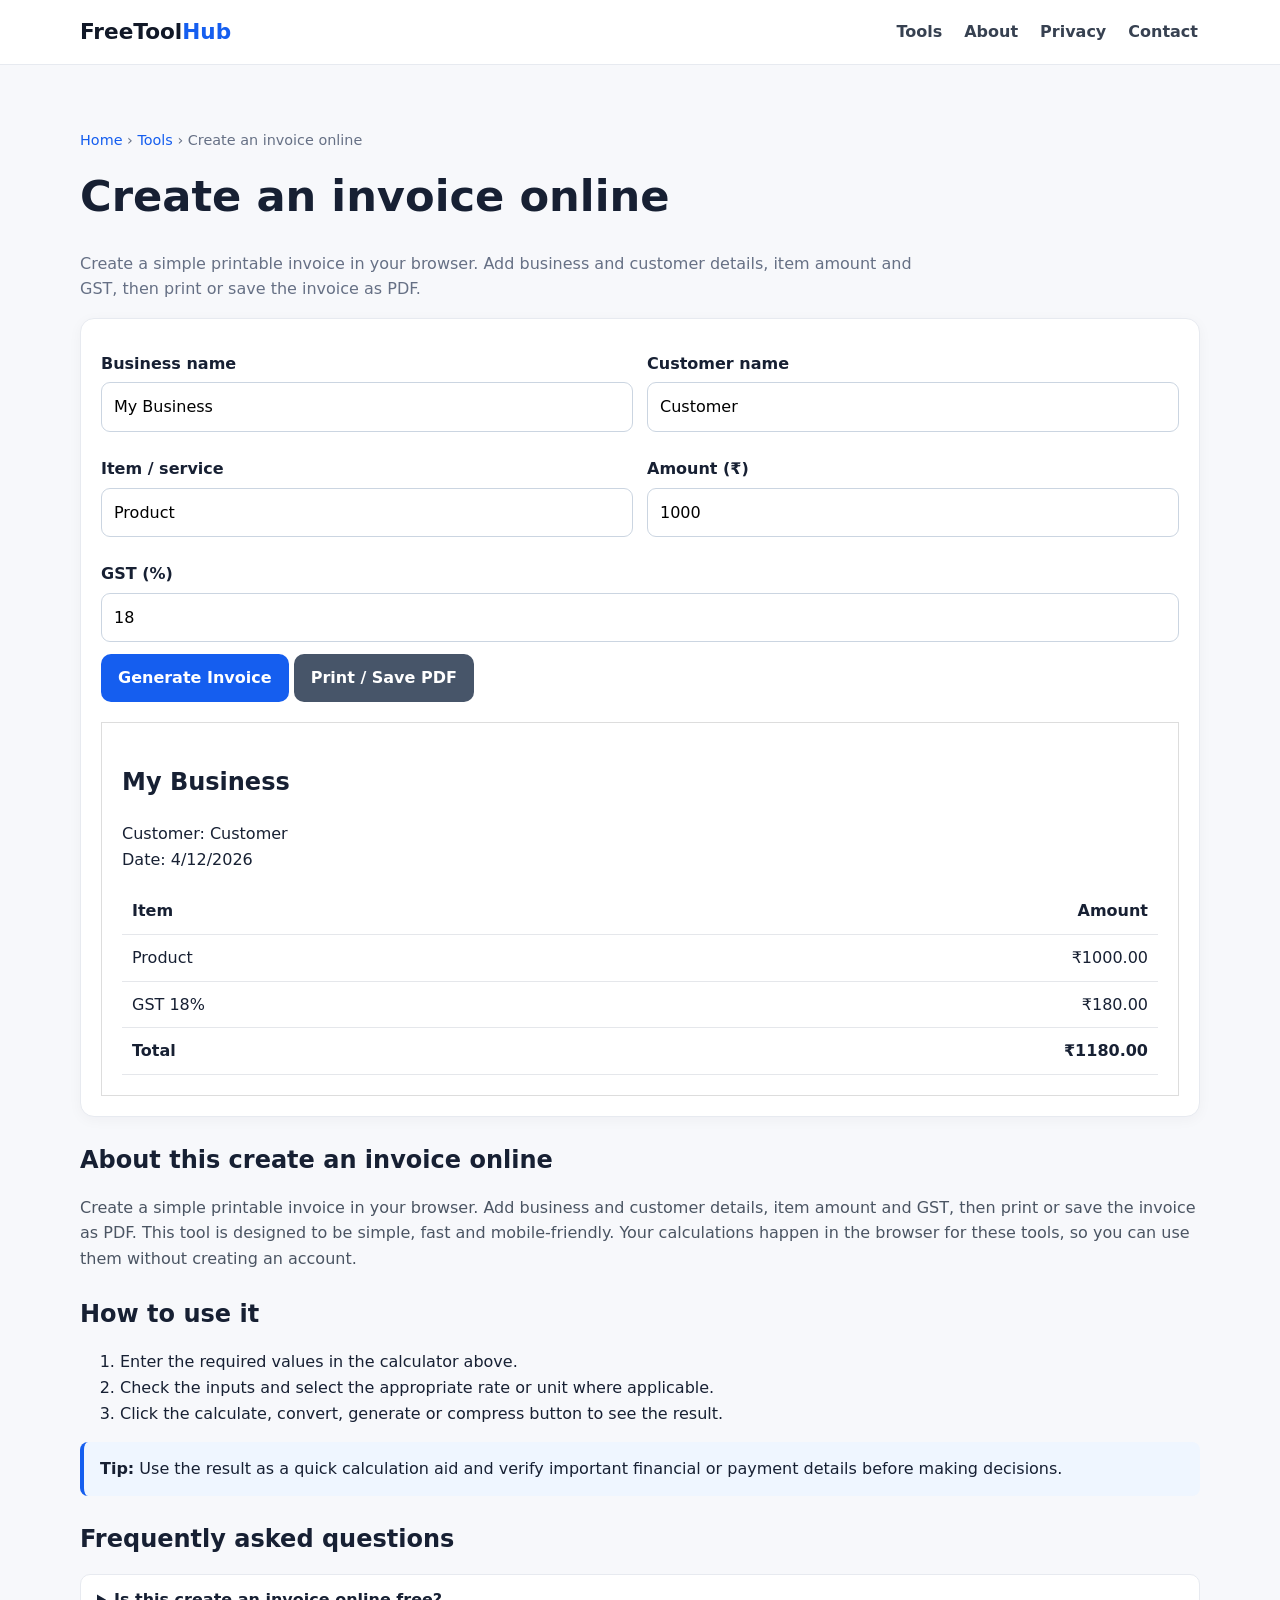
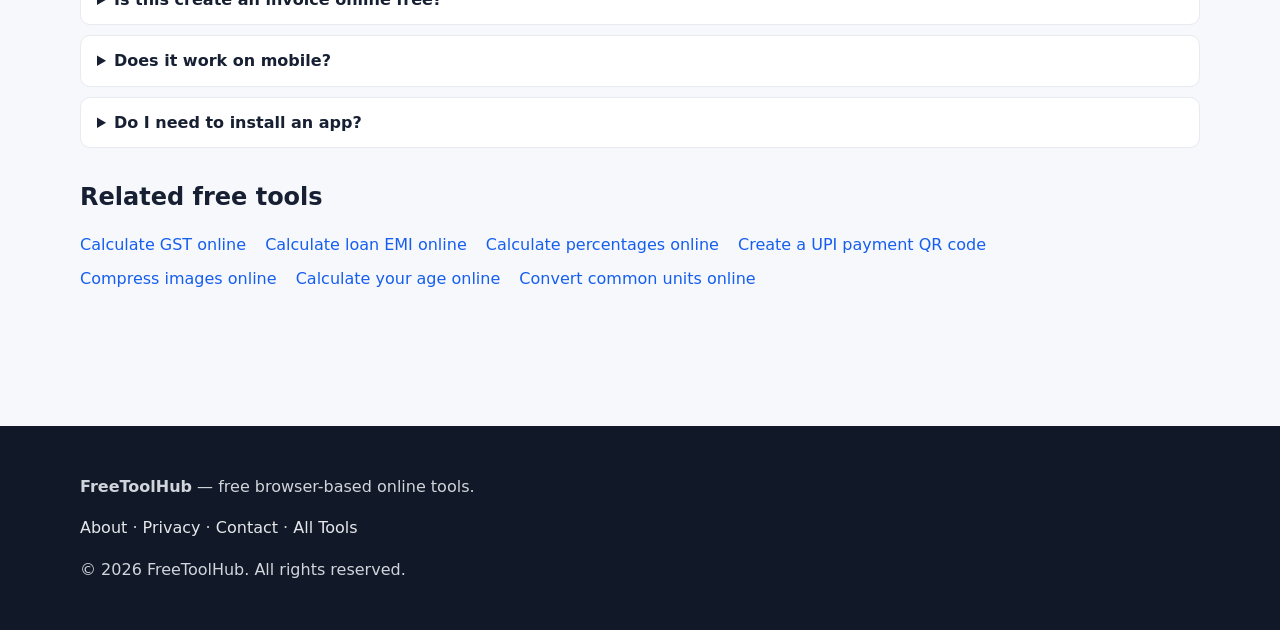
<file: tools/invoice-generator.html>
<!doctype html><html lang="en"><head><meta charset="utf-8"><meta name="viewport" content="width=device-width,initial-scale=1"><meta name="robots" content="index,follow,max-image-preview:large"><meta name="description" content="Create a simple invoice online with business, customer, item, amount and GST details. Print or save your invoice as PDF."><meta name="keywords" content="invoice generator, free invoice generator, online invoice maker"><link rel="canonical" href="https://sehdevverma.github.io/free-tool-hub/tools/invoice-generator.html"><meta property="og:type" content="website"><meta property="og:title" content="Free Invoice Generator – Create & Print Invoices Online | FreeToolHub"><meta property="og:description" content="Create a simple invoice online with business, customer, item, amount and GST details. Print or save your invoice as PDF."><meta property="og:url" content="https://sehdevverma.github.io/free-tool-hub/tools/invoice-generator.html"><meta name="twitter:card" content="summary"><meta name="twitter:title" content="Free Invoice Generator – Create & Print Invoices Online | FreeToolHub"><meta name="twitter:description" content="Create a simple invoice online with business, customer, item, amount and GST details. Print or save your invoice as PDF."><title>Free Invoice Generator – Create & Print Invoices Online | FreeToolHub</title><link rel="stylesheet" href="../assets/css/style.css"><script type="application/ld+json">{"@context": "https://schema.org", "@type": "WebApplication", "name": "Create an invoice online", "url": "https://sehdevverma.github.io/free-tool-hub/tools/invoice-generator.html", "applicationCategory": "UtilitiesApplication", "operatingSystem": "Any", "offers": {"@type": "Offer", "price": "0", "priceCurrency": "USD"}}</script></head><body><header><div class="wrap nav"><a class="logo" href="../index.html">FreeTool<span>Hub</span></a><nav><a href="../index.html#tools">Tools</a><a href="../about.html">About</a><a href="../privacy.html">Privacy</a><a href="../contact.html">Contact</a></nav></div></header><main class="tool-page wrap"><div class="breadcrumbs"><a href="../index.html">Home</a> › <a href="../index.html#tools">Tools</a> › Create an invoice online</div><h1>Create an invoice online</h1><p class="tool-desc">Create a simple printable invoice in your browser. Add business and customer details, item amount and GST, then print or save the invoice as PDF.</p><div class="tool-box"><div class="row"><div class="field"><label for="b">Business name</label><input id="b" value="My Business"></div><div class="field"><label for="c">Customer name</label><input id="c" value="Customer"></div></div><div class="row"><div class="field"><label for="i">Item / service</label><input id="i" value="Product"></div><div class="field"><label for="p">Amount (₹)</label><input id="p" type="number" value="1000" min="0"></div></div><div class="field"><label for="g">GST (%)</label><input id="g" type="number" value="18" min="0"></div><button class="btn" onclick="gen()">Generate Invoice</button> <button class="btn secondary" onclick="window.print()">Print / Save PDF</button><div id="o" class="invoice"></div></div><section class="content"><h2>About this create an invoice online</h2><p>Create a simple printable invoice in your browser. Add business and customer details, item amount and GST, then print or save the invoice as PDF. This tool is designed to be simple, fast and mobile-friendly. Your calculations happen in the browser for these tools, so you can use them without creating an account.</p><h2>How to use it</h2><ol><li>Enter the required values in the calculator above.</li><li>Check the inputs and select the appropriate rate or unit where applicable.</li><li>Click the calculate, convert, generate or compress button to see the result.</li></ol><div class="note"><strong>Tip:</strong> Use the result as a quick calculation aid and verify important financial or payment details before making decisions.</div><div class="faq"><h2>Frequently asked questions</h2><details><summary>Is this create an invoice online free?</summary><p>Yes. The tool is available to use online at no charge.</p></details><details><summary>Does it work on mobile?</summary><p>Yes. The pages are designed to work on modern phones, tablets and desktop browsers.</p></details><details><summary>Do I need to install an app?</summary><p>No. Open the page in a modern web browser and use the tool directly.</p></details></div><div class="related"><h2>Related free tools</h2><p><a href="gst-calculator.html">Calculate GST online</a> <a href="emi-calculator.html">Calculate loan EMI online</a> <a href="percentage-calculator.html">Calculate percentages online</a> <a href="upi-qr-generator.html">Create a UPI payment QR code</a> <a href="image-compressor.html">Compress images online</a> <a href="age-calculator.html">Calculate your age online</a> <a href="unit-converter.html">Convert common units online</a></p></div></section></main><footer><div class="wrap"><p><strong>FreeToolHub</strong> — free browser-based online tools.</p><p><a href="../about.html">About</a> · <a href="../privacy.html">Privacy</a> · <a href="../contact.html">Contact</a> · <a href="../index.html#tools">All Tools</a></p><p>© 2026 FreeToolHub. All rights reserved.</p></div></footer><script>function esc(s){return String(s).replace(/[&<>"']/g,x=>({'&':'&amp;','<':'&lt;','>':'&gt;','"':'&quot;',"'":'&#039;'}[x]))}function gen(){const p=Number(document.getElementById('p').value),g=Number(document.getElementById('g').value),t=p+p*g/100;o.innerHTML=`<h2>${esc(document.getElementById('b').value)}</h2><p>Customer: ${esc(document.getElementById('c').value)}<br>Date: ${new Date().toLocaleDateString('en-IN')}</p><table><tr><th>Item</th><th class="right">Amount</th></tr><tr><td>${esc(document.getElementById('i').value)}</td><td class="right">₹${p.toFixed(2)}</td></tr><tr><td>GST ${g}%</td><td class="right">₹${(p*g/100).toFixed(2)}</td></tr><tr><th>Total</th><th class="right">₹${t.toFixed(2)}</th></tr></table>`}gen()</script></body></html>
</file>
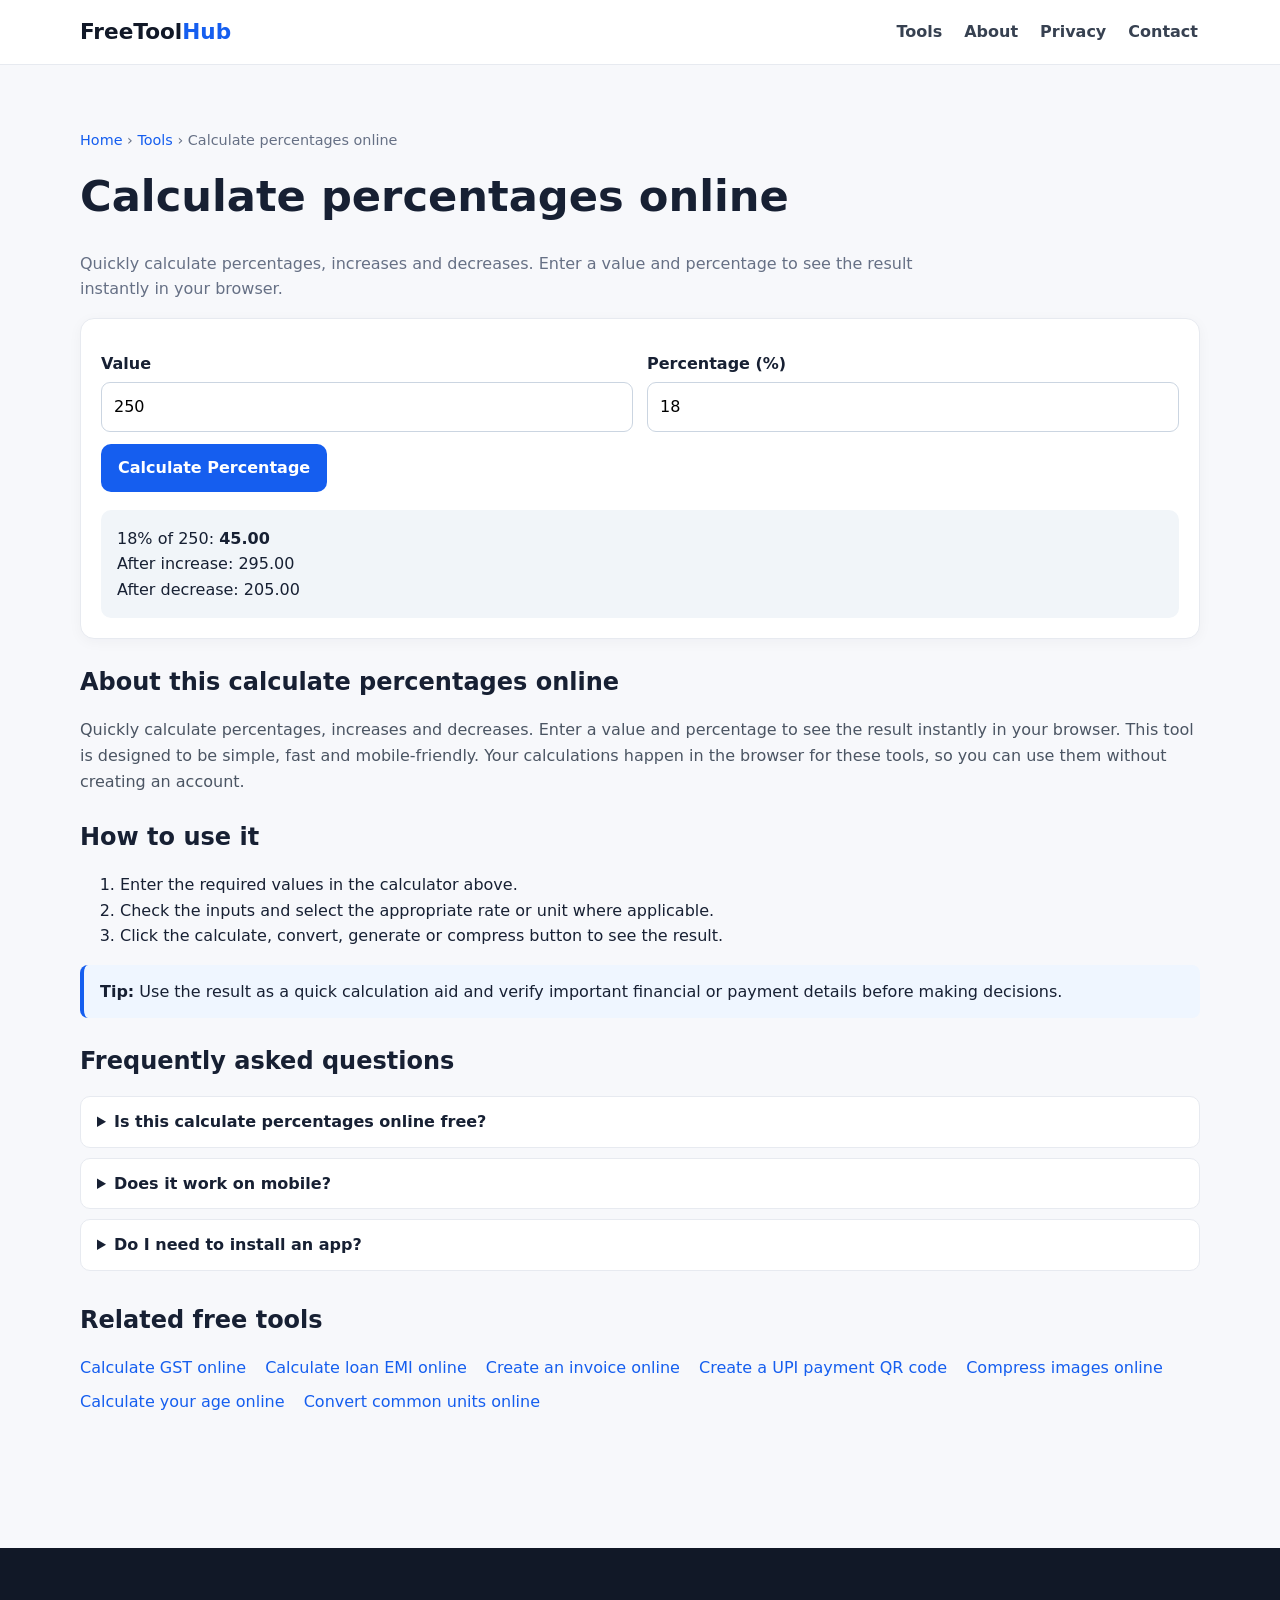
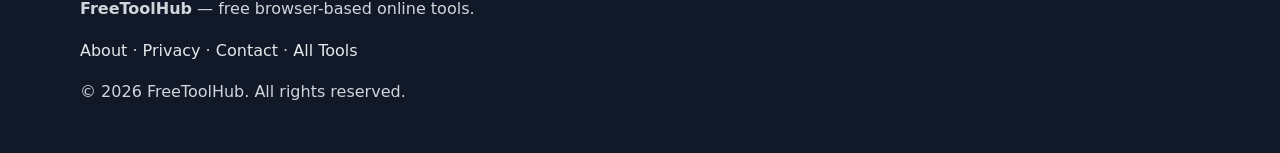
<file: tools/percentage-calculator.html>
<!doctype html><html lang="en"><head><meta charset="utf-8"><meta name="viewport" content="width=device-width,initial-scale=1"><meta name="robots" content="index,follow,max-image-preview:large"><meta name="description" content="Free percentage calculator for finding a percentage of a number, percentage increase and percentage decrease."><meta name="keywords" content="percentage calculator, percentage increase calculator, percentage decrease calculator"><link rel="canonical" href="https://sehdevverma.github.io/free-tool-hub/tools/percentage-calculator.html"><meta property="og:type" content="website"><meta property="og:title" content="Percentage Calculator – Calculate Percentages Online | FreeToolHub"><meta property="og:description" content="Free percentage calculator for finding a percentage of a number, percentage increase and percentage decrease."><meta property="og:url" content="https://sehdevverma.github.io/free-tool-hub/tools/percentage-calculator.html"><meta name="twitter:card" content="summary"><meta name="twitter:title" content="Percentage Calculator – Calculate Percentages Online | FreeToolHub"><meta name="twitter:description" content="Free percentage calculator for finding a percentage of a number, percentage increase and percentage decrease."><title>Percentage Calculator – Calculate Percentages Online | FreeToolHub</title><link rel="stylesheet" href="../assets/css/style.css"><script type="application/ld+json">{"@context": "https://schema.org", "@type": "WebApplication", "name": "Calculate percentages online", "url": "https://sehdevverma.github.io/free-tool-hub/tools/percentage-calculator.html", "applicationCategory": "UtilitiesApplication", "operatingSystem": "Any", "offers": {"@type": "Offer", "price": "0", "priceCurrency": "USD"}}</script></head><body><header><div class="wrap nav"><a class="logo" href="../index.html">FreeTool<span>Hub</span></a><nav><a href="../index.html#tools">Tools</a><a href="../about.html">About</a><a href="../privacy.html">Privacy</a><a href="../contact.html">Contact</a></nav></div></header><main class="tool-page wrap"><div class="breadcrumbs"><a href="../index.html">Home</a> › <a href="../index.html#tools">Tools</a> › Calculate percentages online</div><h1>Calculate percentages online</h1><p class="tool-desc">Quickly calculate percentages, increases and decreases. Enter a value and percentage to see the result instantly in your browser.</p><div class="tool-box"><div class="row"><div class="field"><label for="a">Value</label><input id="a" type="number" value="250"></div><div class="field"><label for="b">Percentage (%)</label><input id="b" type="number" value="18"></div></div><button class="btn" onclick="calc()">Calculate Percentage</button><div id="o" class="result" aria-live="polite"></div></div><section class="content"><h2>About this calculate percentages online</h2><p>Quickly calculate percentages, increases and decreases. Enter a value and percentage to see the result instantly in your browser. This tool is designed to be simple, fast and mobile-friendly. Your calculations happen in the browser for these tools, so you can use them without creating an account.</p><h2>How to use it</h2><ol><li>Enter the required values in the calculator above.</li><li>Check the inputs and select the appropriate rate or unit where applicable.</li><li>Click the calculate, convert, generate or compress button to see the result.</li></ol><div class="note"><strong>Tip:</strong> Use the result as a quick calculation aid and verify important financial or payment details before making decisions.</div><div class="faq"><h2>Frequently asked questions</h2><details><summary>Is this calculate percentages online free?</summary><p>Yes. The tool is available to use online at no charge.</p></details><details><summary>Does it work on mobile?</summary><p>Yes. The pages are designed to work on modern phones, tablets and desktop browsers.</p></details><details><summary>Do I need to install an app?</summary><p>No. Open the page in a modern web browser and use the tool directly.</p></details></div><div class="related"><h2>Related free tools</h2><p><a href="gst-calculator.html">Calculate GST online</a> <a href="emi-calculator.html">Calculate loan EMI online</a> <a href="invoice-generator.html">Create an invoice online</a> <a href="upi-qr-generator.html">Create a UPI payment QR code</a> <a href="image-compressor.html">Compress images online</a> <a href="age-calculator.html">Calculate your age online</a> <a href="unit-converter.html">Convert common units online</a></p></div></section></main><footer><div class="wrap"><p><strong>FreeToolHub</strong> — free browser-based online tools.</p><p><a href="../about.html">About</a> · <a href="../privacy.html">Privacy</a> · <a href="../contact.html">Contact</a> · <a href="../index.html#tools">All Tools</a></p><p>© 2026 FreeToolHub. All rights reserved.</p></div></footer><script>function calc(){const a=Number(document.getElementById('a').value),b=Number(document.getElementById('b').value);if(!Number.isFinite(a)||!Number.isFinite(b)){o.textContent='Enter valid numbers.';return}o.innerHTML=`${b}% of ${a}: <strong>${(a*b/100).toFixed(2)}</strong><br>After increase: ${(a*(1+b/100)).toFixed(2)}<br>After decrease: ${(a*(1-b/100)).toFixed(2)}`}calc()</script></body></html>
</file>
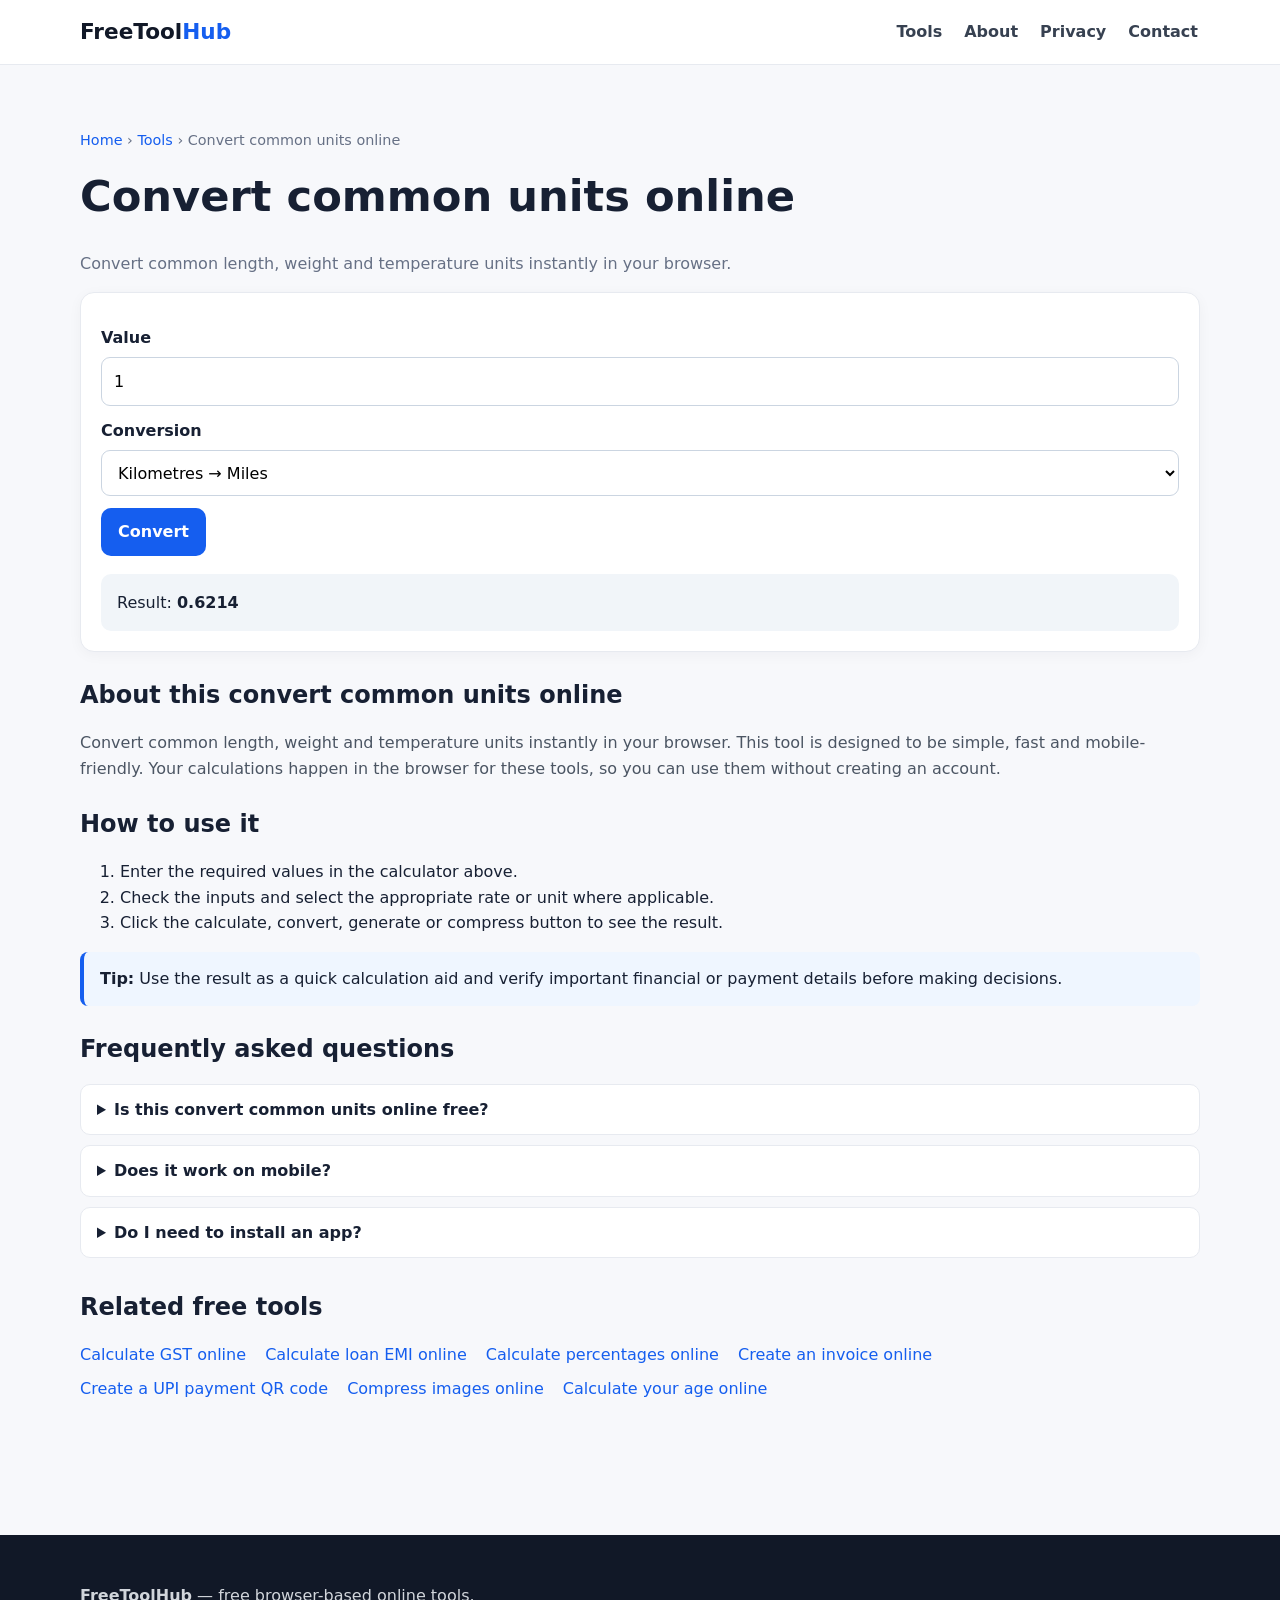
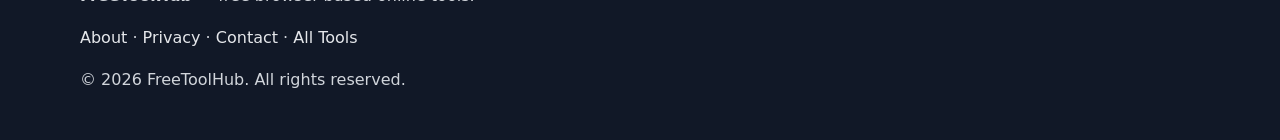
<file: tools/unit-converter.html>
<!doctype html><html lang="en"><head><meta charset="utf-8"><meta name="viewport" content="width=device-width,initial-scale=1"><meta name="robots" content="index,follow,max-image-preview:large"><meta name="description" content="Free online unit converter for kilometres, miles, kilograms, pounds, Celsius and Fahrenheit."><meta name="keywords" content="unit converter, online unit converter, length converter, weight converter"><link rel="canonical" href="https://sehdevverma.github.io/free-tool-hub/tools/unit-converter.html"><meta property="og:type" content="website"><meta property="og:title" content="Unit Converter – Length, Weight & Temperature | FreeToolHub"><meta property="og:description" content="Free online unit converter for kilometres, miles, kilograms, pounds, Celsius and Fahrenheit."><meta property="og:url" content="https://sehdevverma.github.io/free-tool-hub/tools/unit-converter.html"><meta name="twitter:card" content="summary"><meta name="twitter:title" content="Unit Converter – Length, Weight & Temperature | FreeToolHub"><meta name="twitter:description" content="Free online unit converter for kilometres, miles, kilograms, pounds, Celsius and Fahrenheit."><title>Unit Converter – Length, Weight & Temperature | FreeToolHub</title><link rel="stylesheet" href="../assets/css/style.css"><script type="application/ld+json">{"@context": "https://schema.org", "@type": "WebApplication", "name": "Convert common units online", "url": "https://sehdevverma.github.io/free-tool-hub/tools/unit-converter.html", "applicationCategory": "UtilitiesApplication", "operatingSystem": "Any", "offers": {"@type": "Offer", "price": "0", "priceCurrency": "USD"}}</script></head><body><header><div class="wrap nav"><a class="logo" href="../index.html">FreeTool<span>Hub</span></a><nav><a href="../index.html#tools">Tools</a><a href="../about.html">About</a><a href="../privacy.html">Privacy</a><a href="../contact.html">Contact</a></nav></div></header><main class="tool-page wrap"><div class="breadcrumbs"><a href="../index.html">Home</a> › <a href="../index.html#tools">Tools</a> › Convert common units online</div><h1>Convert common units online</h1><p class="tool-desc">Convert common length, weight and temperature units instantly in your browser.</p><div class="tool-box"><div class="field"><label for="v">Value</label><input id="v" type="number" value="1"></div><div class="field"><label for="c">Conversion</label><select id="c"><option value="km-mi">Kilometres → Miles</option><option value="mi-km">Miles → Kilometres</option><option value="kg-lb">Kilograms → Pounds</option><option value="lb-kg">Pounds → Kilograms</option><option value="c-f">Celsius → Fahrenheit</option><option value="f-c">Fahrenheit → Celsius</option></select></div><button class="btn" onclick="calc()">Convert</button><div id="o" class="result" aria-live="polite"></div></div><section class="content"><h2>About this convert common units online</h2><p>Convert common length, weight and temperature units instantly in your browser. This tool is designed to be simple, fast and mobile-friendly. Your calculations happen in the browser for these tools, so you can use them without creating an account.</p><h2>How to use it</h2><ol><li>Enter the required values in the calculator above.</li><li>Check the inputs and select the appropriate rate or unit where applicable.</li><li>Click the calculate, convert, generate or compress button to see the result.</li></ol><div class="note"><strong>Tip:</strong> Use the result as a quick calculation aid and verify important financial or payment details before making decisions.</div><div class="faq"><h2>Frequently asked questions</h2><details><summary>Is this convert common units online free?</summary><p>Yes. The tool is available to use online at no charge.</p></details><details><summary>Does it work on mobile?</summary><p>Yes. The pages are designed to work on modern phones, tablets and desktop browsers.</p></details><details><summary>Do I need to install an app?</summary><p>No. Open the page in a modern web browser and use the tool directly.</p></details></div><div class="related"><h2>Related free tools</h2><p><a href="gst-calculator.html">Calculate GST online</a> <a href="emi-calculator.html">Calculate loan EMI online</a> <a href="percentage-calculator.html">Calculate percentages online</a> <a href="invoice-generator.html">Create an invoice online</a> <a href="upi-qr-generator.html">Create a UPI payment QR code</a> <a href="image-compressor.html">Compress images online</a> <a href="age-calculator.html">Calculate your age online</a></p></div></section></main><footer><div class="wrap"><p><strong>FreeToolHub</strong> — free browser-based online tools.</p><p><a href="../about.html">About</a> · <a href="../privacy.html">Privacy</a> · <a href="../contact.html">Contact</a> · <a href="../index.html#tools">All Tools</a></p><p>© 2026 FreeToolHub. All rights reserved.</p></div></footer><script>function calc(){const x=Number(document.getElementById('v').value),c=document.getElementById('c').value;if(!Number.isFinite(x)){o.textContent='Enter a valid value.';return}const r={'km-mi':x*.621371,'mi-km':x*1.609344,'kg-lb':x*2.20462262,'lb-kg':x*.45359237,'c-f':x*9/5+32,'f-c':(x-32)*5/9}[c];o.innerHTML=`Result: <strong>${r.toFixed(4)}</strong>`}calc()</script></body></html>
</file>
<file: assets/css/style.css>
/* FreeToolHub - responsive, mobile-first stylesheet */
*{box-sizing:border-box}
html{scroll-behavior:smooth;-webkit-text-size-adjust:100%}
body{margin:0;min-width:320px;font-family:system-ui,-apple-system,"Segoe UI",Roboto,Arial,sans-serif;background:#f7f8fb;color:#172033;line-height:1.6;overflow-x:hidden}
a{color:#155eef;text-decoration:none}
a:hover{text-decoration:underline}
img{max-width:100%;height:auto;display:block}
button,input,select,textarea{font:inherit}
.wrap{width:min(1120px,calc(100% - 32px));margin-inline:auto}
header{background:#fff;border-bottom:1px solid #e7eaf0;position:sticky;top:0;z-index:20}
.nav{min-height:64px;display:flex;align-items:center;justify-content:space-between;gap:24px}
.logo{font-size:1.35rem;font-weight:800;color:#111827;white-space:nowrap}
.logo span{color:#155eef}
.nav nav{display:flex;align-items:center;justify-content:flex-end;gap:18px;flex-wrap:wrap}
.nav nav a{font-weight:600;color:#374151;padding:8px 2px}
.hero{padding:70px 0 50px}
.eyebrow{font-size:.78rem;font-weight:800;letter-spacing:.08em;color:#155eef}
.hero h1{font-size:clamp(2rem,5vw,3.6rem);line-height:1.08;margin:8px 0 18px;max-width:900px}
.hero p{font-size:clamp(1rem,2vw,1.08rem);max-width:760px;color:#4b5563}
.btn{display:inline-flex;align-items:center;justify-content:center;min-height:46px;border:0;border-radius:10px;background:#155eef;color:#fff;padding:11px 17px;font-weight:700;cursor:pointer;text-decoration:none;touch-action:manipulation}
.btn:hover{background:#0d4bc4;text-decoration:none}
.secondary{background:#475569}.secondary:hover{background:#334155}
.section{padding:42px 0}.section h2{font-size:clamp(1.5rem,3vw,1.8rem);line-height:1.2;margin:0 0 8px}
.muted,.tool-desc{color:#667085}
.grid{display:grid;grid-template-columns:repeat(4,minmax(0,1fr));gap:16px}
.card,.tool-box,.content-card{background:#fff;border:1px solid #e7eaf0;border-radius:14px;padding:20px;box-shadow:0 3px 14px rgba(16,24,40,.04)}
.card{display:block;color:inherit;height:100%;transition:transform .2s ease,box-shadow .2s ease}
.card:hover{transform:translateY(-2px);box-shadow:0 8px 24px rgba(16,24,40,.08);text-decoration:none}
.card b{display:block;font-size:1.08rem;margin-bottom:6px}.card span{color:#667085}
.ad-slot{width:min(100%,970px);min-height:90px;margin:24px auto;display:flex;align-items:center;justify-content:center;border:1px dashed #cbd5e1;color:#94a3b8;font-size:.8rem;overflow:hidden}
.tool-page{padding:44px 0 70px}.tool-page h1{font-size:clamp(2rem,4vw,2.7rem);line-height:1.15;margin-top:0}.tool-desc{max-width:850px}
.field{display:flex;flex-direction:column;gap:6px;margin:12px 0}.field label{font-weight:650}.field input,.field select{width:100%;min-height:46px;padding:11px 12px;border:1px solid #cbd5e1;border-radius:9px;font:inherit;background:#fff;outline:none}
.field input:focus,.field select:focus{border-color:#155eef;box-shadow:0 0 0 3px rgba(21,94,239,.12)}
.row{display:grid;grid-template-columns:repeat(2,minmax(0,1fr));gap:14px}.result{margin-top:18px;padding:16px;border-radius:10px;background:#f1f5f9;overflow-wrap:anywhere}
.content{margin-top:28px}.content h2{margin-top:28px;line-height:1.25}.content p{color:#4b5563}.content ul{padding-left:22px}
.faq details{background:#fff;border:1px solid #e7eaf0;border-radius:10px;padding:12px 16px;margin:10px 0}.faq summary{font-weight:700;cursor:pointer}
.invoice{margin-top:20px;padding:20px;background:#fff;border:1px solid #ddd;overflow-x:auto}.invoice table{width:100%;min-width:560px;border-collapse:collapse}.invoice th,.invoice td{padding:10px;border-bottom:1px solid #e5e7eb;text-align:left}.right{text-align:right!important}
footer{margin-top:40px;background:#111827;color:#d1d5db;padding:32px 0}footer a{color:#e5e7eb}footer p{overflow-wrap:anywhere}
.breadcrumbs{font-size:.9rem;color:#667085;margin:20px 0;overflow-x:auto;white-space:nowrap}.note{padding:14px 16px;background:#eff6ff;border-left:4px solid #155eef;border-radius:8px}.related{margin-top:34px}.related a{display:inline-block;margin:0 14px 8px 0}.sr-only{position:absolute;width:1px;height:1px;padding:0;margin:-1px;overflow:hidden;clip:rect(0,0,0,0);white-space:nowrap;border:0}
@media(max-width:1100px){.grid{grid-template-columns:repeat(3,minmax(0,1fr))}}
@media(max-width:800px){.wrap{width:min(100% - 28px,700px)}.nav{min-height:60px;align-items:center}.nav nav{gap:12px}.nav nav a{font-size:.94rem}.hero{padding:54px 0 42px}.grid{grid-template-columns:repeat(2,minmax(0,1fr))}.section{padding:36px 0}}
@media(max-width:600px){.wrap{width:calc(100% - 22px)}.nav{padding:10px 0;align-items:flex-start;flex-direction:column;gap:8px}.nav nav{width:100%;justify-content:flex-start;gap:0;overflow-x:auto;flex-wrap:nowrap;padding-bottom:2px;-webkit-overflow-scrolling:touch}.nav nav a{padding:7px 12px 7px 0;margin-right:12px;white-space:nowrap}.hero{padding:40px 0 34px}.hero h1{font-size:clamp(1.9rem,9vw,2.35rem)}.hero p{font-size:1rem}.btn{width:100%}.grid{grid-template-columns:1fr;gap:13px}.card,.tool-box,.content-card{padding:17px}.tool-page{padding:28px 0 48px}.tool-page h1{font-size:1.9rem}.row{grid-template-columns:1fr;gap:0}.field input,.field select{font-size:16px;min-height:48px}.ad-slot{min-height:70px;margin:18px auto}.invoice{padding:12px}.section h2{font-size:1.45rem}footer{padding:28px 0}}
@media(max-width:380px){.wrap{width:calc(100% - 18px)}.logo{font-size:1.2rem}.card,.tool-box,.content-card{padding:15px}.hero h1{font-size:1.8rem}}
@media(prefers-reduced-motion:reduce){html{scroll-behavior:auto}.card{transition:none}}
@media print{header,footer,.ad-slot,.btn{display:none!important}body{background:#fff}.wrap{width:100%}.tool-box,.invoice{box-shadow:none}}
</file>
